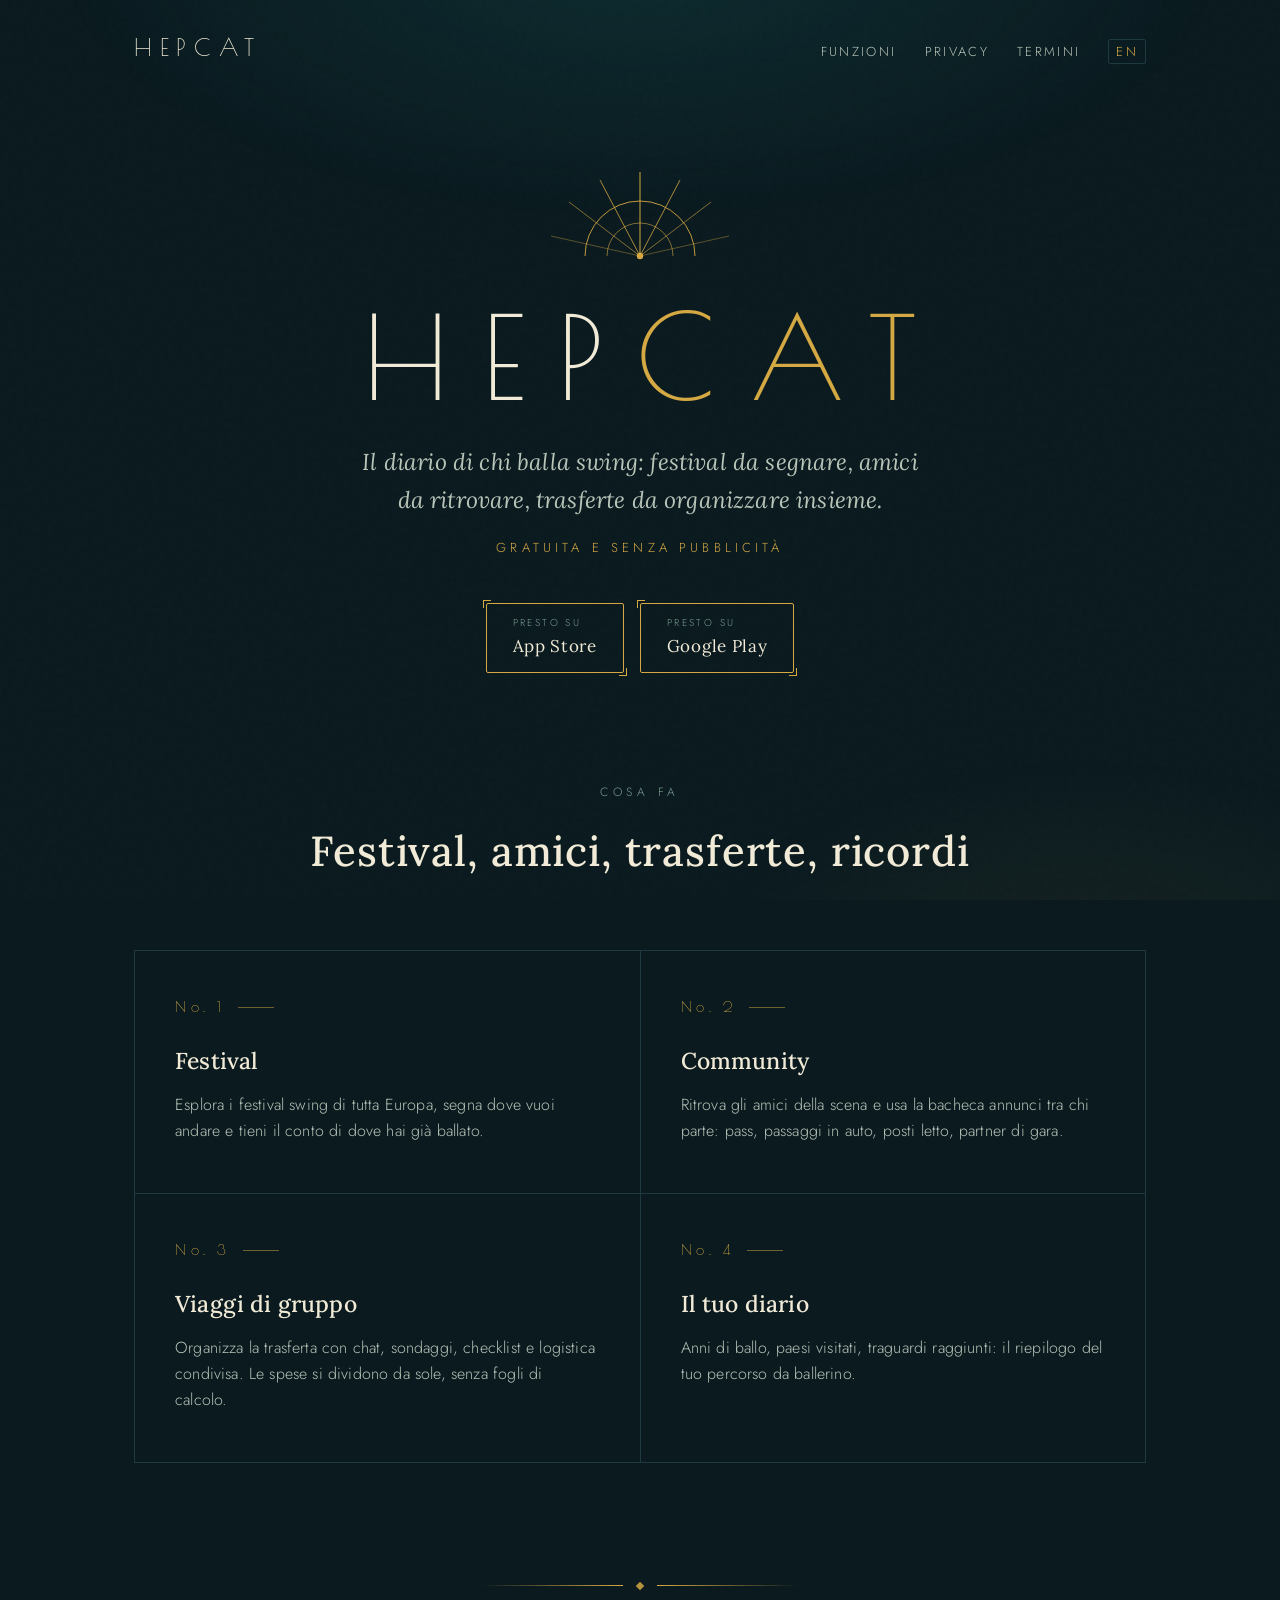
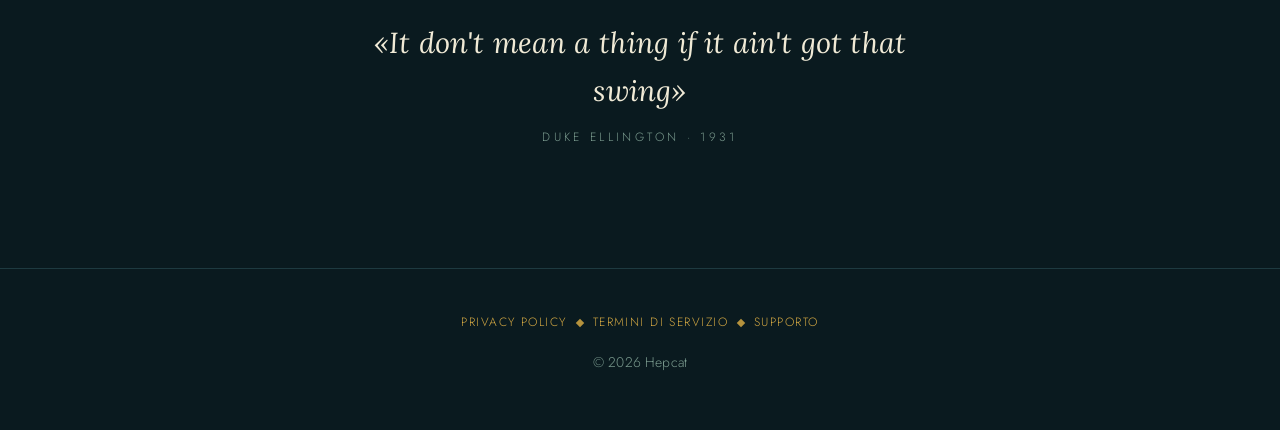
<file: index.html>
<!doctype html>
<html lang="it">
<head>
	<meta charset="utf-8" />
	<meta name="viewport" content="width=device-width, initial-scale=1" />
	<title>Hepcat — il diario del ballerino swing</title>
	<meta name="description" content="Hepcat è l'app gratuita per la community swing: festival, amici, bacheca annunci e viaggi di gruppo con chat e spese condivise." />
	<!-- SEO / condivisione social -->
	<link rel="canonical" href="https://hepcatapp.com/" />
	<link rel="alternate" hreflang="it" href="https://hepcatapp.com/" />
	<link rel="alternate" hreflang="en" href="https://hepcatapp.com/index-en.html" />
	<link rel="alternate" hreflang="x-default" href="https://hepcatapp.com/" />
	<meta property="og:type" content="website" />
	<meta property="og:site_name" content="Hepcat" />
	<meta property="og:locale" content="it_IT" />
	<meta property="og:locale:alternate" content="en_US" />
	<meta property="og:title" content="Hepcat — il diario del ballerino swing" />
	<meta property="og:description" content="L'app gratuita per la community swing: festival, amici, bacheca annunci e viaggi di gruppo con chat e spese condivise." />
	<meta property="og:url" content="https://hepcatapp.com/" />
	<meta property="og:image" content="https://hepcatapp.com/og-image.png" />
	<meta property="og:image:width" content="1200" />
	<meta property="og:image:height" content="630" />
	<meta property="og:image:alt" content="Hepcat — il diario del ballerino swing" />
	<meta name="twitter:card" content="summary_large_image" />
	<meta name="twitter:title" content="Hepcat — il diario del ballerino swing" />
	<meta name="twitter:description" content="L'app gratuita per la community swing: festival, amici, bacheca annunci e viaggi di gruppo." />
	<meta name="twitter:image" content="https://hepcatapp.com/og-image.png" />
	<link rel="preconnect" href="https://fonts.googleapis.com" />
	<link rel="preconnect" href="https://fonts.gstatic.com" crossorigin />
	<link href="https://fonts.googleapis.com/css2?family=Poiret+One&family=Lora:ital,wght@0,400;0,500;1,400&family=Jost:wght@300;400&display=swap" rel="stylesheet" />
	<link rel="stylesheet" href="assets/style.css" />
	<link rel="icon" type="image/svg+xml" href="favicon.svg" />
	<link rel="icon" type="image/png" sizes="32x32" href="favicon.png" />
	<link rel="apple-touch-icon" href="apple-touch-icon.png" />
	<script type="application/ld+json">
	{
		"@context": "https://schema.org",
		"@graph": [
			{
				"@type": "WebSite",
				"@id": "https://hepcatapp.com/#website",
				"url": "https://hepcatapp.com/",
				"name": "Hepcat",
				"inLanguage": "it",
				"description": "L'app gratuita per la community swing: festival, amici, bacheca annunci e viaggi di gruppo."
			},
			{
				"@type": "SoftwareApplication",
				"name": "Hepcat",
				"applicationCategory": "LifestyleApplication",
				"operatingSystem": "iOS, Android",
				"inLanguage": ["it", "en"],
				"description": "Il diario del ballerino swing: festival, amici, bacheca annunci e viaggi di gruppo con chat e spese condivise.",
				"image": "https://hepcatapp.com/og-image.png",
				"offers": { "@type": "Offer", "price": "0", "priceCurrency": "EUR" }
			}
		]
	}
	</script>
</head>
<body>
	<header class="wrap">
		<nav class="nav">
			<a class="nav-brand" href="./">Hepcat</a>
			<div class="nav-links">
				<a href="#funzioni">Funzioni</a>
				<a href="privacy.html">Privacy</a>
				<a href="terms.html">Termini</a>
				<a href="index-en.html" class="nav-lang">EN</a>
			</div>
		</nav>
	</header>

	<main>
		<!-- ── Hero ── -->
		<section class="hero wrap">
			<!-- Ventaglio deco: raggi + semicerchi concentrici -->
			<svg class="sunburst" viewBox="0 0 190 96" fill="none" aria-hidden="true">
				<g stroke="#d4a843" stroke-width="1">
					<path d="M95 92 L95 8" />
					<path d="M95 92 L55 16" opacity="0.8" />
					<path d="M95 92 L135 16" opacity="0.8" />
					<path d="M95 92 L24 38" opacity="0.6" />
					<path d="M95 92 L166 38" opacity="0.6" />
					<path d="M95 92 L6 72" opacity="0.4" />
					<path d="M95 92 L184 72" opacity="0.4" />
					<path d="M40 92 A55 55 0 0 1 150 92" opacity="0.9" />
					<path d="M62 92 A33 33 0 0 1 128 92" opacity="0.6" />
				</g>
				<circle cx="95" cy="92" r="3.2" fill="#d4a843" />
			</svg>

			<h1>Hep<span class="gold">cat</span></h1>
			<p class="tagline">Il diario di chi balla swing: festival da segnare, amici da ritrovare, trasferte da organizzare insieme.</p>
			<p class="free-line">Gratuita e senza pubblicità</p>

			<div class="store-badges">
				<!-- TODO: sostituire con i badge ufficiali + link store dopo la pubblicazione -->
				<a class="store-badge" href="#" aria-disabled="true">
					<small>Presto su</small>
					<span>App Store</span>
				</a>
				<a class="store-badge" href="#" aria-disabled="true">
					<small>Presto su</small>
					<span>Google Play</span>
				</a>
			</div>
		</section>

		<!-- ── Funzioni ── -->
		<section id="funzioni" class="wrap">
			<div class="section-head">
				<p class="kicker">Cosa fa</p>
				<h2>Festival, amici, trasferte, ricordi</h2>
			</div>

			<div class="features">
				<article class="feature">
					<p class="num">No. 1</p>
					<h3>Festival</h3>
					<p>Esplora i festival swing di tutta Europa, segna dove vuoi andare e tieni il conto di dove hai già ballato.</p>
				</article>
				<article class="feature">
					<p class="num">No. 2</p>
					<h3>Community</h3>
					<p>Ritrova gli amici della scena e usa la bacheca annunci tra chi parte: pass, passaggi in auto, posti letto, partner di gara.</p>
				</article>
				<article class="feature">
					<p class="num">No. 3</p>
					<h3>Viaggi di gruppo</h3>
					<p>Organizza la trasferta con chat, sondaggi, checklist e logistica condivisa. Le spese si dividono da sole, senza fogli di calcolo.</p>
				</article>
				<article class="feature">
					<p class="num">No. 4</p>
					<h3>Il tuo diario</h3>
					<p>Anni di ballo, paesi visitati, traguardi raggiunti: il riepilogo del tuo percorso da ballerino.</p>
				</article>
			</div>
		</section>

		<!-- ── Chiusura ── -->
		<section class="strip wrap">
			<div class="deco-rule"><span class="diamond"></span></div>
			<blockquote class="quote">«It don't mean a thing if it ain't got that swing»</blockquote>
			<p class="cite">Duke Ellington · 1931</p>
		</section>
	</main>

	<footer>
		<div class="wrap">
			<div class="footer-links">
				<a href="privacy.html">Privacy Policy</a>
				<span class="diamond"></span>
				<a href="terms.html">Termini di servizio</a>
				<span class="diamond"></span>
				<a href="mailto:info@hepcatapp.com">Supporto</a>
			</div>
			<p>© 2026 Hepcat</p>
		</div>
	</footer>
</body>
</html>
</file>
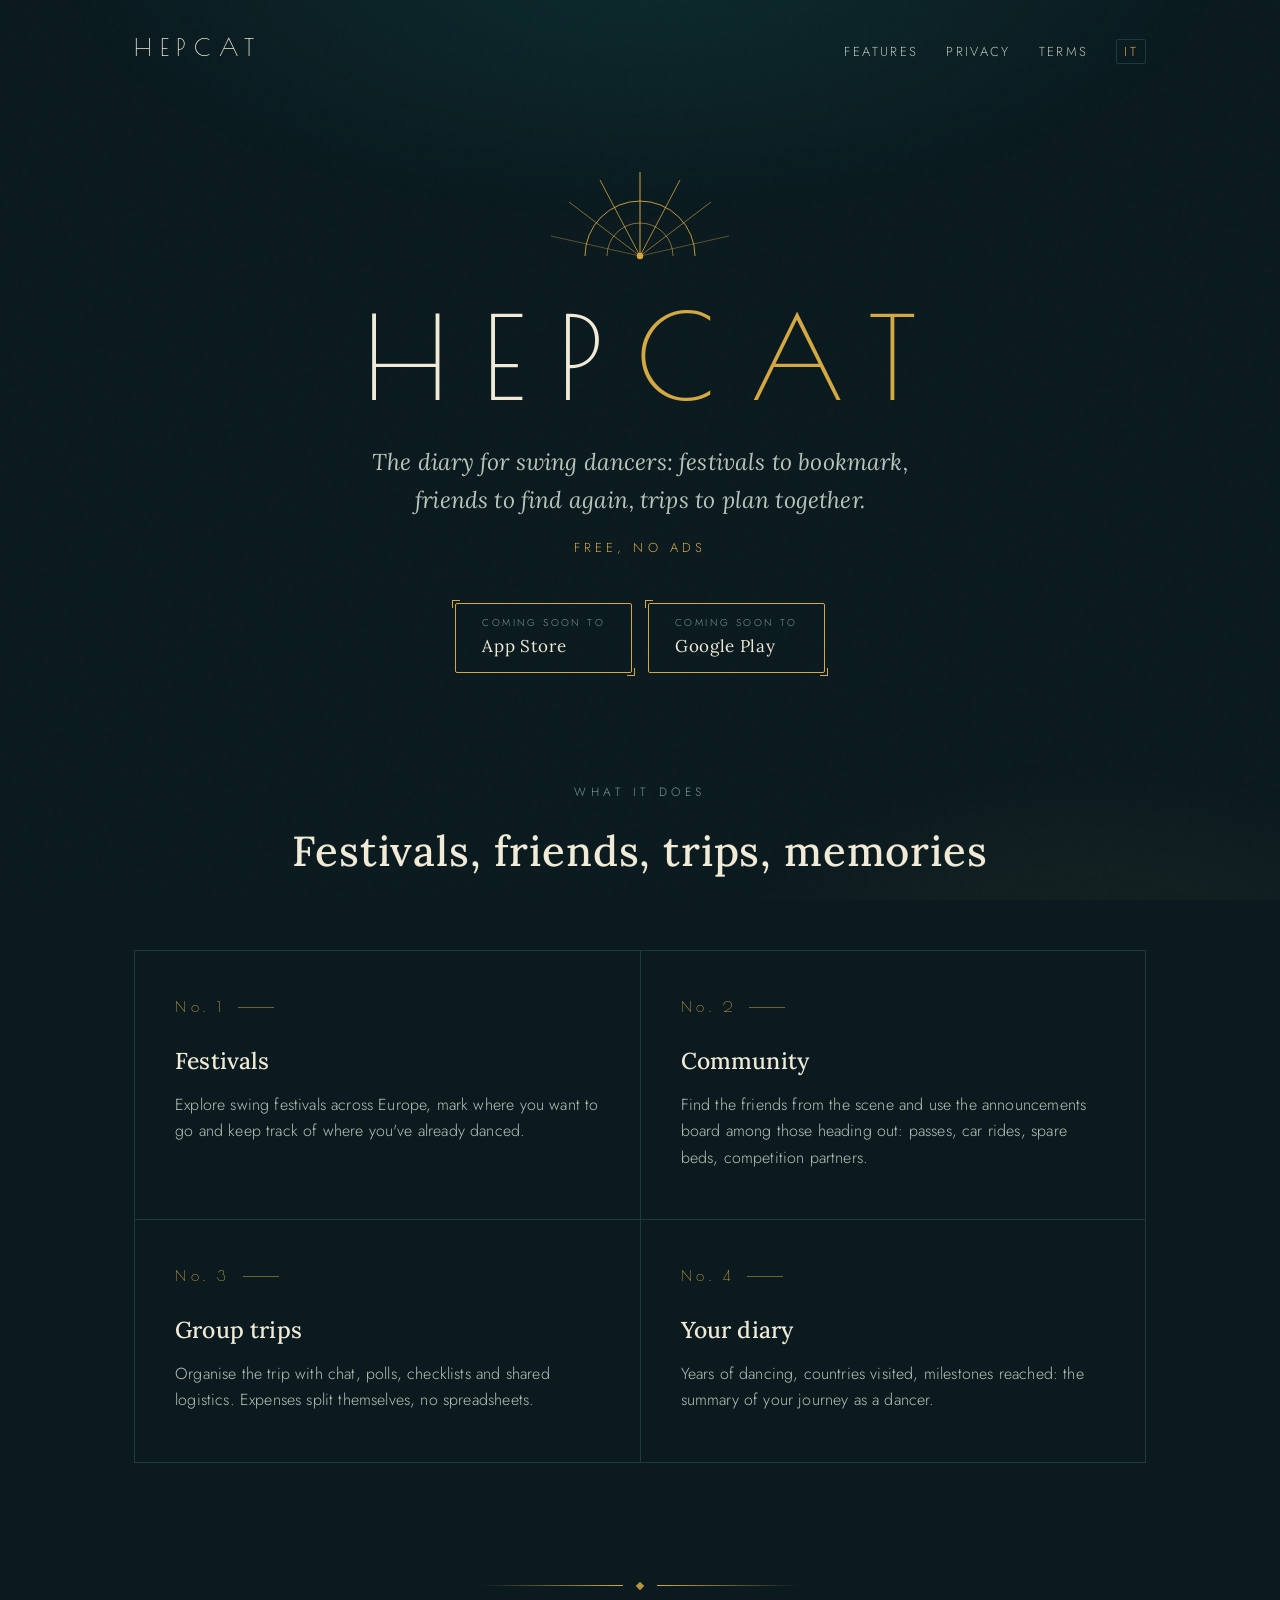
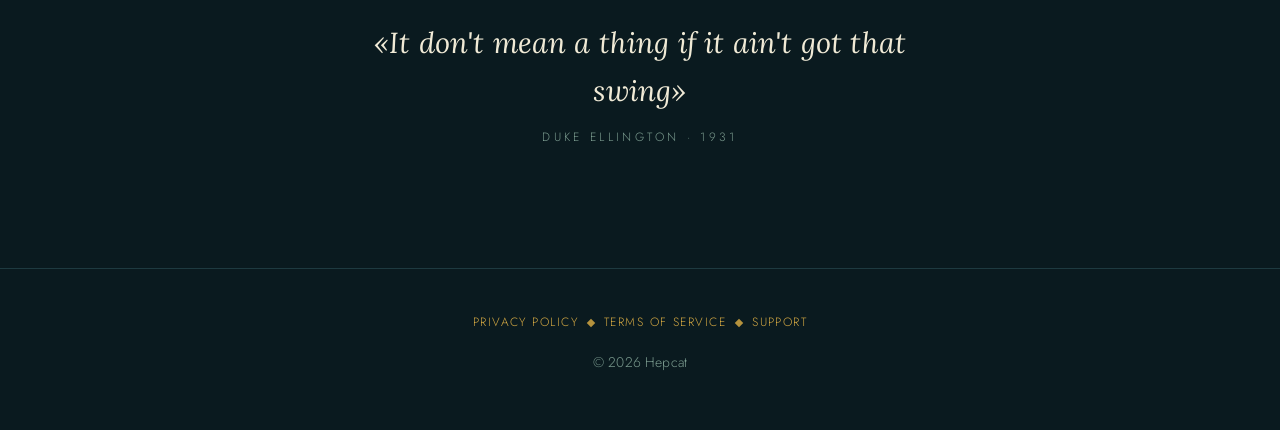
<file: index-en.html>
<!doctype html>
<html lang="en">
<head>
	<meta charset="utf-8" />
	<meta name="viewport" content="width=device-width, initial-scale=1" />
	<title>Hepcat — the swing dancer's diary</title>
	<meta name="description" content="Hepcat is the free app for the swing community: festivals, friends, an announcements board and group trips with shared chat and expenses." />
	<!-- SEO / social sharing -->
	<link rel="canonical" href="https://hepcatapp.com/index-en.html" />
	<link rel="alternate" hreflang="it" href="https://hepcatapp.com/" />
	<link rel="alternate" hreflang="en" href="https://hepcatapp.com/index-en.html" />
	<link rel="alternate" hreflang="x-default" href="https://hepcatapp.com/" />
	<meta property="og:type" content="website" />
	<meta property="og:site_name" content="Hepcat" />
	<meta property="og:locale" content="en_US" />
	<meta property="og:locale:alternate" content="it_IT" />
	<meta property="og:title" content="Hepcat — the swing dancer's diary" />
	<meta property="og:description" content="The free app for the swing community: festivals, friends, an announcements board and group trips with shared chat and expenses." />
	<meta property="og:url" content="https://hepcatapp.com/index-en.html" />
	<meta property="og:image" content="https://hepcatapp.com/og-image.png" />
	<meta property="og:image:width" content="1200" />
	<meta property="og:image:height" content="630" />
	<meta property="og:image:alt" content="Hepcat — the swing dancer's diary" />
	<meta name="twitter:card" content="summary_large_image" />
	<meta name="twitter:title" content="Hepcat — the swing dancer's diary" />
	<meta name="twitter:description" content="The free app for the swing community: festivals, friends, announcements and group trips." />
	<meta name="twitter:image" content="https://hepcatapp.com/og-image.png" />
	<link rel="preconnect" href="https://fonts.googleapis.com" />
	<link rel="preconnect" href="https://fonts.gstatic.com" crossorigin />
	<link href="https://fonts.googleapis.com/css2?family=Poiret+One&family=Lora:ital,wght@0,400;0,500;1,400&family=Jost:wght@300;400&display=swap" rel="stylesheet" />
	<link rel="stylesheet" href="assets/style.css" />
	<link rel="icon" type="image/svg+xml" href="favicon.svg" />
	<link rel="icon" type="image/png" sizes="32x32" href="favicon.png" />
	<link rel="apple-touch-icon" href="apple-touch-icon.png" />
	<script type="application/ld+json">
	{
		"@context": "https://schema.org",
		"@graph": [
			{
				"@type": "WebSite",
				"@id": "https://hepcatapp.com/#website",
				"url": "https://hepcatapp.com/",
				"name": "Hepcat",
				"inLanguage": "en",
				"description": "The free app for the swing community: festivals, friends, an announcements board and group trips."
			},
			{
				"@type": "SoftwareApplication",
				"name": "Hepcat",
				"applicationCategory": "LifestyleApplication",
				"operatingSystem": "iOS, Android",
				"inLanguage": ["it", "en"],
				"description": "The swing dancer's diary: festivals, friends, an announcements board and group trips with shared chat and expenses.",
				"image": "https://hepcatapp.com/og-image.png",
				"offers": { "@type": "Offer", "price": "0", "priceCurrency": "EUR" }
			}
		]
	}
	</script>
</head>
<body>
	<header class="wrap">
		<nav class="nav">
			<a class="nav-brand" href="index-en.html">Hepcat</a>
			<div class="nav-links">
				<a href="#features">Features</a>
				<a href="privacy-en.html">Privacy</a>
				<a href="terms-en.html">Terms</a>
				<a href="index.html" class="nav-lang">IT</a>
			</div>
		</nav>
	</header>

	<main>
		<!-- ── Hero ── -->
		<section class="hero wrap">
			<!-- Art Deco fan: rays + concentric arcs -->
			<svg class="sunburst" viewBox="0 0 190 96" fill="none" aria-hidden="true">
				<g stroke="#d4a843" stroke-width="1">
					<path d="M95 92 L95 8" />
					<path d="M95 92 L55 16" opacity="0.8" />
					<path d="M95 92 L135 16" opacity="0.8" />
					<path d="M95 92 L24 38" opacity="0.6" />
					<path d="M95 92 L166 38" opacity="0.6" />
					<path d="M95 92 L6 72" opacity="0.4" />
					<path d="M95 92 L184 72" opacity="0.4" />
					<path d="M40 92 A55 55 0 0 1 150 92" opacity="0.9" />
					<path d="M62 92 A33 33 0 0 1 128 92" opacity="0.6" />
				</g>
				<circle cx="95" cy="92" r="3.2" fill="#d4a843" />
			</svg>

			<h1>Hep<span class="gold">cat</span></h1>
			<p class="tagline">The diary for swing dancers: festivals to bookmark, friends to find again, trips to plan together.</p>
			<p class="free-line">Free, no ads</p>

			<div class="store-badges">
				<!-- TODO: replace with official badges + store links after launch -->
				<a class="store-badge" href="#" aria-disabled="true">
					<small>Coming soon to</small>
					<span>App Store</span>
				</a>
				<a class="store-badge" href="#" aria-disabled="true">
					<small>Coming soon to</small>
					<span>Google Play</span>
				</a>
			</div>
		</section>

		<!-- ── Features ── -->
		<section id="features" class="wrap">
			<div class="section-head">
				<p class="kicker">What it does</p>
				<h2>Festivals, friends, trips, memories</h2>
			</div>

			<div class="features">
				<article class="feature">
					<p class="num">No. 1</p>
					<h3>Festivals</h3>
					<p>Explore swing festivals across Europe, mark where you want to go and keep track of where you've already danced.</p>
				</article>
				<article class="feature">
					<p class="num">No. 2</p>
					<h3>Community</h3>
					<p>Find the friends from the scene and use the announcements board among those heading out: passes, car rides, spare beds, competition partners.</p>
				</article>
				<article class="feature">
					<p class="num">No. 3</p>
					<h3>Group trips</h3>
					<p>Organise the trip with chat, polls, checklists and shared logistics. Expenses split themselves, no spreadsheets.</p>
				</article>
				<article class="feature">
					<p class="num">No. 4</p>
					<h3>Your diary</h3>
					<p>Years of dancing, countries visited, milestones reached: the summary of your journey as a dancer.</p>
				</article>
			</div>
		</section>

		<!-- ── Closing ── -->
		<section class="strip wrap">
			<div class="deco-rule"><span class="diamond"></span></div>
			<blockquote class="quote">«It don't mean a thing if it ain't got that swing»</blockquote>
			<p class="cite">Duke Ellington · 1931</p>
		</section>
	</main>

	<footer>
		<div class="wrap">
			<div class="footer-links">
				<a href="privacy-en.html">Privacy Policy</a>
				<span class="diamond"></span>
				<a href="terms-en.html">Terms of Service</a>
				<span class="diamond"></span>
				<a href="mailto:info@hepcatapp.com">Support</a>
			</div>
			<p>© 2026 Hepcat</p>
		</div>
	</footer>
</body>
</html>
</file>
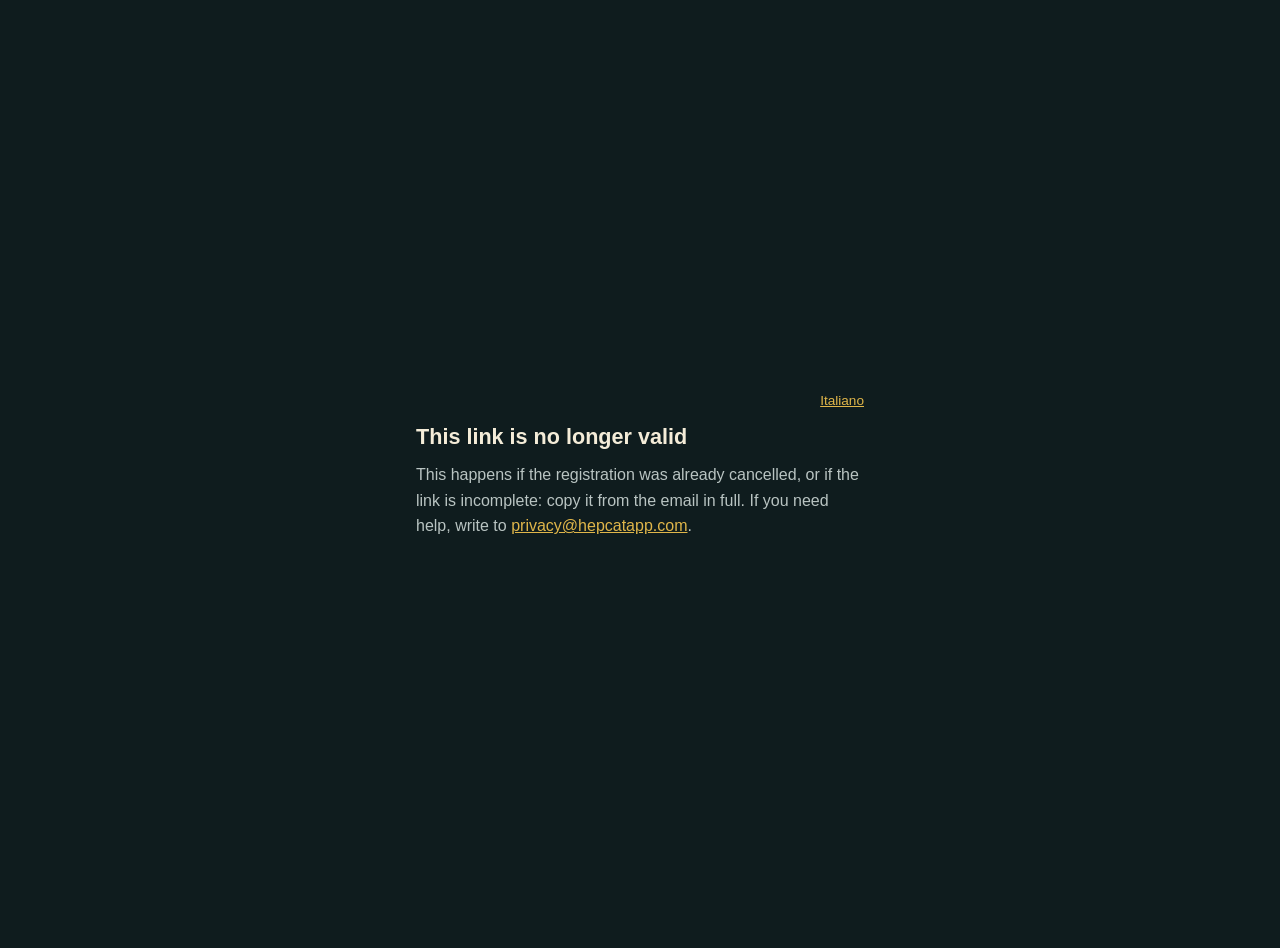
<file: ospite-en.html>
<!DOCTYPE html>
<html lang="en">
	<head>
		<meta charset="utf-8" />
		<meta name="viewport" content="width=device-width, initial-scale=1" />
		<meta name="robots" content="noindex" />
		<title>Hepcat — your registration</title>
		<style>
			:root {
				color-scheme: dark;
			}
			body {
				margin: 0;
				min-height: 100vh;
				display: grid;
				place-items: center;
				background: #0f1c1e;
				color: #f4ecd8;
				font-family: -apple-system, BlinkMacSystemFont, "Segoe UI", Roboto, sans-serif;
				padding: 24px;
			}
			.card {
				max-width: 28rem;
				width: 100%;
			}
			h1 {
				font-size: 1.35rem;
				margin: 0 0 0.75rem;
			}
			h2 {
				font-size: 0.95rem;
				margin: 2rem 0 0.5rem;
				color: #e0b64a;
			}
			p {
				color: #b9c4c2;
				line-height: 1.6;
				margin: 0 0 1rem;
			}
			dl {
				margin: 1.25rem 0;
				padding: 0;
			}
			dt {
				color: #7f8f8d;
				font-size: 0.7rem;
				text-transform: uppercase;
				letter-spacing: 0.1em;
				margin-top: 0.85rem;
			}
			dd {
				margin: 0.15rem 0 0;
				color: #f4ecd8;
				font-size: 1rem;
			}
			button {
				font: inherit;
				cursor: pointer;
				border-radius: 10px;
				padding: 0.8rem 1.2rem;
				width: 100%;
				border: 1px solid #3a4a48;
				background: transparent;
				color: #f4ecd8;
			}
			button.danger {
				border-color: #c45b4a;
				color: #e79b8d;
			}
			button[disabled] {
				opacity: 0.5;
				cursor: default;
			}
			a {
				color: #e0b64a;
			}
			.muted {
				color: #7f8f8d;
				font-size: 0.85rem;
			}
			.hidden {
				display: none;
			}
			.lang {
				text-align: right;
				font-size: 0.85rem;
				margin-bottom: 1rem;
			}
		</style>
	</head>
	<body>
		<main class="card">
			<div class="lang"><a href="/ospite.html">Italiano</a></div>

			<div id="loading"><p>One moment…</p></div>

			<div id="notfound" class="hidden">
				<h1>This link is no longer valid</h1>
				<p>
					This happens if the registration was already cancelled, or if the link is incomplete:
					copy it from the email in full. If you need help, write to
					<a href="mailto:privacy@hepcatapp.com">privacy@hepcatapp.com</a>.
				</p>
			</div>

			<div id="content" class="hidden">
				<h1 id="title"></h1>
				<p id="intro"></p>

				<dl>
					<dt>Festival</dt>
					<dd id="festival"></dd>
					<dt>When</dt>
					<dd id="dates"></dd>
					<dt>Role</dt>
					<dd id="role"></dd>
					<dt>Status</dt>
					<dd id="status"></dd>
				</dl>

				<h2>Getting in</h2>
				<p id="entry"></p>

				<h2>Why we have your details</h2>
				<p id="why"></p>
				<p class="muted">
					The data controller is Hepcat. Everything is in the <a href="/privacy-en.html"
						>privacy notice</a
					>: what we process, for how long, and how to exercise your rights. For any request:
					<a href="mailto:privacy@hepcatapp.com">privacy@hepcatapp.com</a>.
				</p>

				<h2>I don't want to take part</h2>
				<p>
					You can cancel your registration right now, without creating any account. The spot goes
					back to the festival, and whoever invited you stays registered on their own.
				</p>
				<button id="cancel" class="danger" type="button">Cancel my registration</button>
				<p id="cancelError" class="muted hidden">
					That didn't work. Try again shortly, or write to
					<a href="mailto:privacy@hepcatapp.com">privacy@hepcatapp.com</a>.
				</p>
			</div>

			<div id="cancelled" class="hidden">
				<h1>Registration cancelled</h1>
				<p>
					You are no longer registered. Whoever invited you stays registered on their own, and this
					link is no longer valid.
				</p>
				<p class="muted">
					If you also want us to delete the data still attached to this registration, write to
					<a href="mailto:privacy@hepcatapp.com">privacy@hepcatapp.com</a>.
				</p>
			</div>
		</main>

		<script>
			// ⚠️ Il token sta nel FRAMMENTO (#t=…), non nella query: così non finisce
			// nei log del server che serve questa pagina né nell'header Referer verso
			// terzi. Il browser non lo manda a nessuno; lo mandiamo noi, e solo alla
			// nostra funzione.
			const FN_URL = 'https://tkjftsqpexawgphbydyq.supabase.co/functions/v1/guest-access';
			const token = new URLSearchParams(location.hash.slice(1)).get('t');

			const $ = (id) => document.getElementById(id);
			const show = (id) => $(id).classList.remove('hidden');
			const hide = (id) => $(id).classList.add('hidden');

			const ROLE = { leader: 'Leader', follower: 'Follower' };

			function formatDates(start, end) {
				const opts = { day: 'numeric', month: 'long', year: 'numeric' };
				const s = new Date(`${start}T12:00:00`).toLocaleDateString('en-GB', opts);
				if (!end || end === start) return s;
				const e = new Date(`${end}T12:00:00`).toLocaleDateString('it-IT', opts);
				return `${s} – ${e}`;
			}

			async function call(action) {
				const res = await fetch(FN_URL, {
					method: 'POST',
					headers: { 'content-type': 'application/json' },
					body: JSON.stringify({ token, action }),
				});
				return { ok: res.ok, data: await res.json().catch(() => ({})) };
			}

			async function load() {
				if (!token) {
					hide('loading');
					show('notfound');
					return;
				}
				const { ok, data } = await call('info');
				hide('loading');
				if (!ok || !data.ok) {
					show('notfound');
					return;
				}
				if (data.guest.cancelled) {
					show('cancelled');
					return;
				}

				const inviter = data.invitedByName || 'the person you dance with';
				$('title').textContent = `Hi ${data.guest.name}`;
				$('intro').textContent =
					`${inviter} registered you together with them: you are registered as a couple, and a couple gets in together or waits together.`;
				$('festival').textContent = data.festival.city
					? `${data.festival.name} · ${data.festival.city}`
					: data.festival.name;
				$('dates').textContent = formatDates(data.festival.startDate, data.festival.endDate);
				$('role').textContent = ROLE[data.guest.role] || data.guest.role;
				$('status').textContent =
					data.guest.seatStatus === 'waitlisted'
						? 'You are both on the waiting list'
						: data.guest.paymentStatus === 'paid'
							? 'Spot confirmed, pass paid'
							: 'Spot confirmed, pass still to be paid';
				$('entry').textContent =
					`At the door ${inviter} shows the pass from their phone: the code keeps changing, which is why we don't email it to you or put it on this page.`;
				$('why').textContent =
					`You didn't give them to us: ${inviter} did, by registering you for this festival. We keep your name, email and dancing role. They're there to hold the registration and let you in, and the festival organiser sees them, as for every attendee. We won't send you anything else.`;
				show('content');
			}

			$('cancel').addEventListener('click', async () => {
				$('cancel').disabled = true;
				hide('cancelError');
				const { ok, data } = await call('cancel');
				if (ok && data.ok) {
					hide('content');
					show('cancelled');
					return;
				}
				$('cancel').disabled = false;
				show('cancelError');
			});

			load();
		</script>
	</body>
</html>
</file>
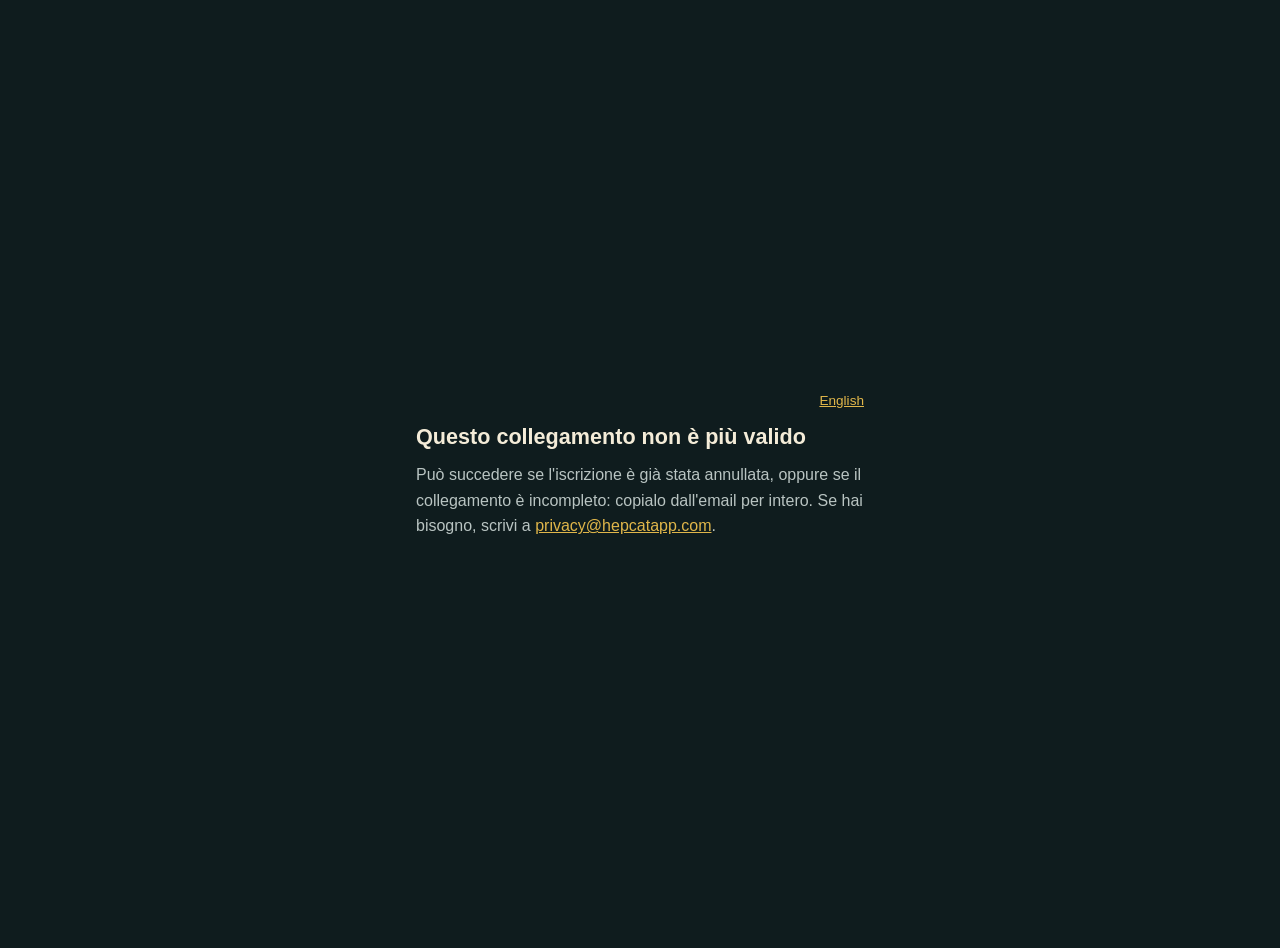
<file: ospite.html>
<!DOCTYPE html>
<html lang="it">
	<head>
		<meta charset="utf-8" />
		<meta name="viewport" content="width=device-width, initial-scale=1" />
		<meta name="robots" content="noindex" />
		<title>Hepcat — la tua iscrizione</title>
		<style>
			:root {
				color-scheme: dark;
			}
			body {
				margin: 0;
				min-height: 100vh;
				display: grid;
				place-items: center;
				background: #0f1c1e;
				color: #f4ecd8;
				font-family: -apple-system, BlinkMacSystemFont, "Segoe UI", Roboto, sans-serif;
				padding: 24px;
			}
			.card {
				max-width: 28rem;
				width: 100%;
			}
			h1 {
				font-size: 1.35rem;
				margin: 0 0 0.75rem;
			}
			h2 {
				font-size: 0.95rem;
				margin: 2rem 0 0.5rem;
				color: #e0b64a;
			}
			p {
				color: #b9c4c2;
				line-height: 1.6;
				margin: 0 0 1rem;
			}
			dl {
				margin: 1.25rem 0;
				padding: 0;
			}
			dt {
				color: #7f8f8d;
				font-size: 0.7rem;
				text-transform: uppercase;
				letter-spacing: 0.1em;
				margin-top: 0.85rem;
			}
			dd {
				margin: 0.15rem 0 0;
				color: #f4ecd8;
				font-size: 1rem;
			}
			button {
				font: inherit;
				cursor: pointer;
				border-radius: 10px;
				padding: 0.8rem 1.2rem;
				width: 100%;
				border: 1px solid #3a4a48;
				background: transparent;
				color: #f4ecd8;
			}
			button.danger {
				border-color: #c45b4a;
				color: #e79b8d;
			}
			button[disabled] {
				opacity: 0.5;
				cursor: default;
			}
			a {
				color: #e0b64a;
			}
			.muted {
				color: #7f8f8d;
				font-size: 0.85rem;
			}
			.hidden {
				display: none;
			}
			.lang {
				text-align: right;
				font-size: 0.85rem;
				margin-bottom: 1rem;
			}
		</style>
	</head>
	<body>
		<main class="card">
			<div class="lang"><a href="/ospite-en.html">English</a></div>

			<div id="loading"><p>Un momento…</p></div>

			<div id="notfound" class="hidden">
				<h1>Questo collegamento non è più valido</h1>
				<p>
					Può succedere se l'iscrizione è già stata annullata, oppure se il collegamento è
					incompleto: copialo dall'email per intero. Se hai bisogno, scrivi a
					<a href="mailto:privacy@hepcatapp.com">privacy@hepcatapp.com</a>.
				</p>
			</div>

			<div id="content" class="hidden">
				<h1 id="title"></h1>
				<p id="intro"></p>

				<dl>
					<dt>Festival</dt>
					<dd id="festival"></dd>
					<dt>Quando</dt>
					<dd id="dates"></dd>
					<dt>Ruolo</dt>
					<dd id="role"></dd>
					<dt>Stato</dt>
					<dd id="status"></dd>
				</dl>

				<h2>Come entri</h2>
				<p id="entry"></p>

				<h2>Perché abbiamo i tuoi dati</h2>
				<p id="why"></p>
				<p class="muted">
					Il titolare del trattamento è Hepcat. Trovi tutto nell'<a href="/privacy.html"
						>informativa privacy</a
					>: cosa trattiamo, per quanto, e come esercitare i tuoi diritti. Per qualsiasi
					richiesta: <a href="mailto:privacy@hepcatapp.com">privacy@hepcatapp.com</a>.
				</p>

				<h2>Non voglio partecipare</h2>
				<p>
					Puoi annullare la tua iscrizione adesso, senza creare nessun account. Il posto torna
					libero e chi ti ha invitato resta iscritto per conto suo.
				</p>
				<button id="cancel" class="danger" type="button">Annulla la mia iscrizione</button>
				<p id="cancelError" class="muted hidden">
					Non ha funzionato. Riprova fra poco, o scrivi a
					<a href="mailto:privacy@hepcatapp.com">privacy@hepcatapp.com</a>.
				</p>
			</div>

			<div id="cancelled" class="hidden">
				<h1>Iscrizione annullata</h1>
				<p>
					Non risulti più iscritto. Chi ti aveva invitato resta iscritto per conto suo, e questo
					collegamento non è più valido.
				</p>
				<p class="muted">
					Se vuoi che cancelliamo anche i dati che restano associati a questa iscrizione, scrivi a
					<a href="mailto:privacy@hepcatapp.com">privacy@hepcatapp.com</a>.
				</p>
			</div>
		</main>

		<script>
			// ⚠️ Il token sta nel FRAMMENTO (#t=…), non nella query: così non finisce
			// nei log del server che serve questa pagina né nell'header Referer verso
			// terzi. Il browser non lo manda a nessuno; lo mandiamo noi, e solo alla
			// nostra funzione.
			const FN_URL = 'https://tkjftsqpexawgphbydyq.supabase.co/functions/v1/guest-access';
			const token = new URLSearchParams(location.hash.slice(1)).get('t');

			const $ = (id) => document.getElementById(id);
			const show = (id) => $(id).classList.remove('hidden');
			const hide = (id) => $(id).classList.add('hidden');

			const ROLE = { leader: 'Leader', follower: 'Follower' };

			function formatDates(start, end) {
				const opts = { day: 'numeric', month: 'long', year: 'numeric' };
				const s = new Date(`${start}T12:00:00`).toLocaleDateString('it-IT', opts);
				if (!end || end === start) return s;
				const e = new Date(`${end}T12:00:00`).toLocaleDateString('it-IT', opts);
				return `${s} – ${e}`;
			}

			async function call(action) {
				const res = await fetch(FN_URL, {
					method: 'POST',
					headers: { 'content-type': 'application/json' },
					body: JSON.stringify({ token, action }),
				});
				return { ok: res.ok, data: await res.json().catch(() => ({})) };
			}

			async function load() {
				if (!token) {
					hide('loading');
					show('notfound');
					return;
				}
				const { ok, data } = await call('info');
				hide('loading');
				if (!ok || !data.ok) {
					show('notfound');
					return;
				}
				if (data.guest.cancelled) {
					show('cancelled');
					return;
				}

				const inviter = data.invitedByName || 'la persona con cui balli';
				$('title').textContent = `Ciao ${data.guest.name}`;
				$('intro').textContent =
					`${inviter} ti ha iscritto insieme a sé: siete iscritti come coppia, e in una coppia si entra insieme o si aspetta insieme.`;
				$('festival').textContent = data.festival.city
					? `${data.festival.name} · ${data.festival.city}`
					: data.festival.name;
				$('dates').textContent = formatDates(data.festival.startDate, data.festival.endDate);
				$('role').textContent = ROLE[data.guest.role] || data.guest.role;
				$('status').textContent =
					data.guest.seatStatus === 'waitlisted'
						? "Siete in lista d'attesa tutti e due"
						: data.guest.paymentStatus === 'paid'
							? 'Posto confermato, pass pagato'
							: 'Posto confermato, pass da pagare';
				$('entry').textContent =
					`All'ingresso il pass lo mostra ${inviter} dal suo telefono: il codice cambia di continuo, e per questo non te lo mandiamo per email né lo mettiamo in questa pagina.`;
				$('why').textContent =
					`Non ce li hai dati tu: ce li ha dati ${inviter} iscrivendoti a questo festival. Di te conserviamo nome, email e il ruolo con cui balli. Servono a tenere l'iscrizione e a farti entrare, e li vede l'organizzatore del festival, come per ogni iscritto. Non ti manderemo altro.`;
				show('content');
			}

			$('cancel').addEventListener('click', async () => {
				$('cancel').disabled = true;
				hide('cancelError');
				const { ok, data } = await call('cancel');
				if (ok && data.ok) {
					hide('content');
					show('cancelled');
					return;
				}
				$('cancel').disabled = false;
				show('cancelError');
			});

			load();
		</script>
	</body>
</html>
</file>
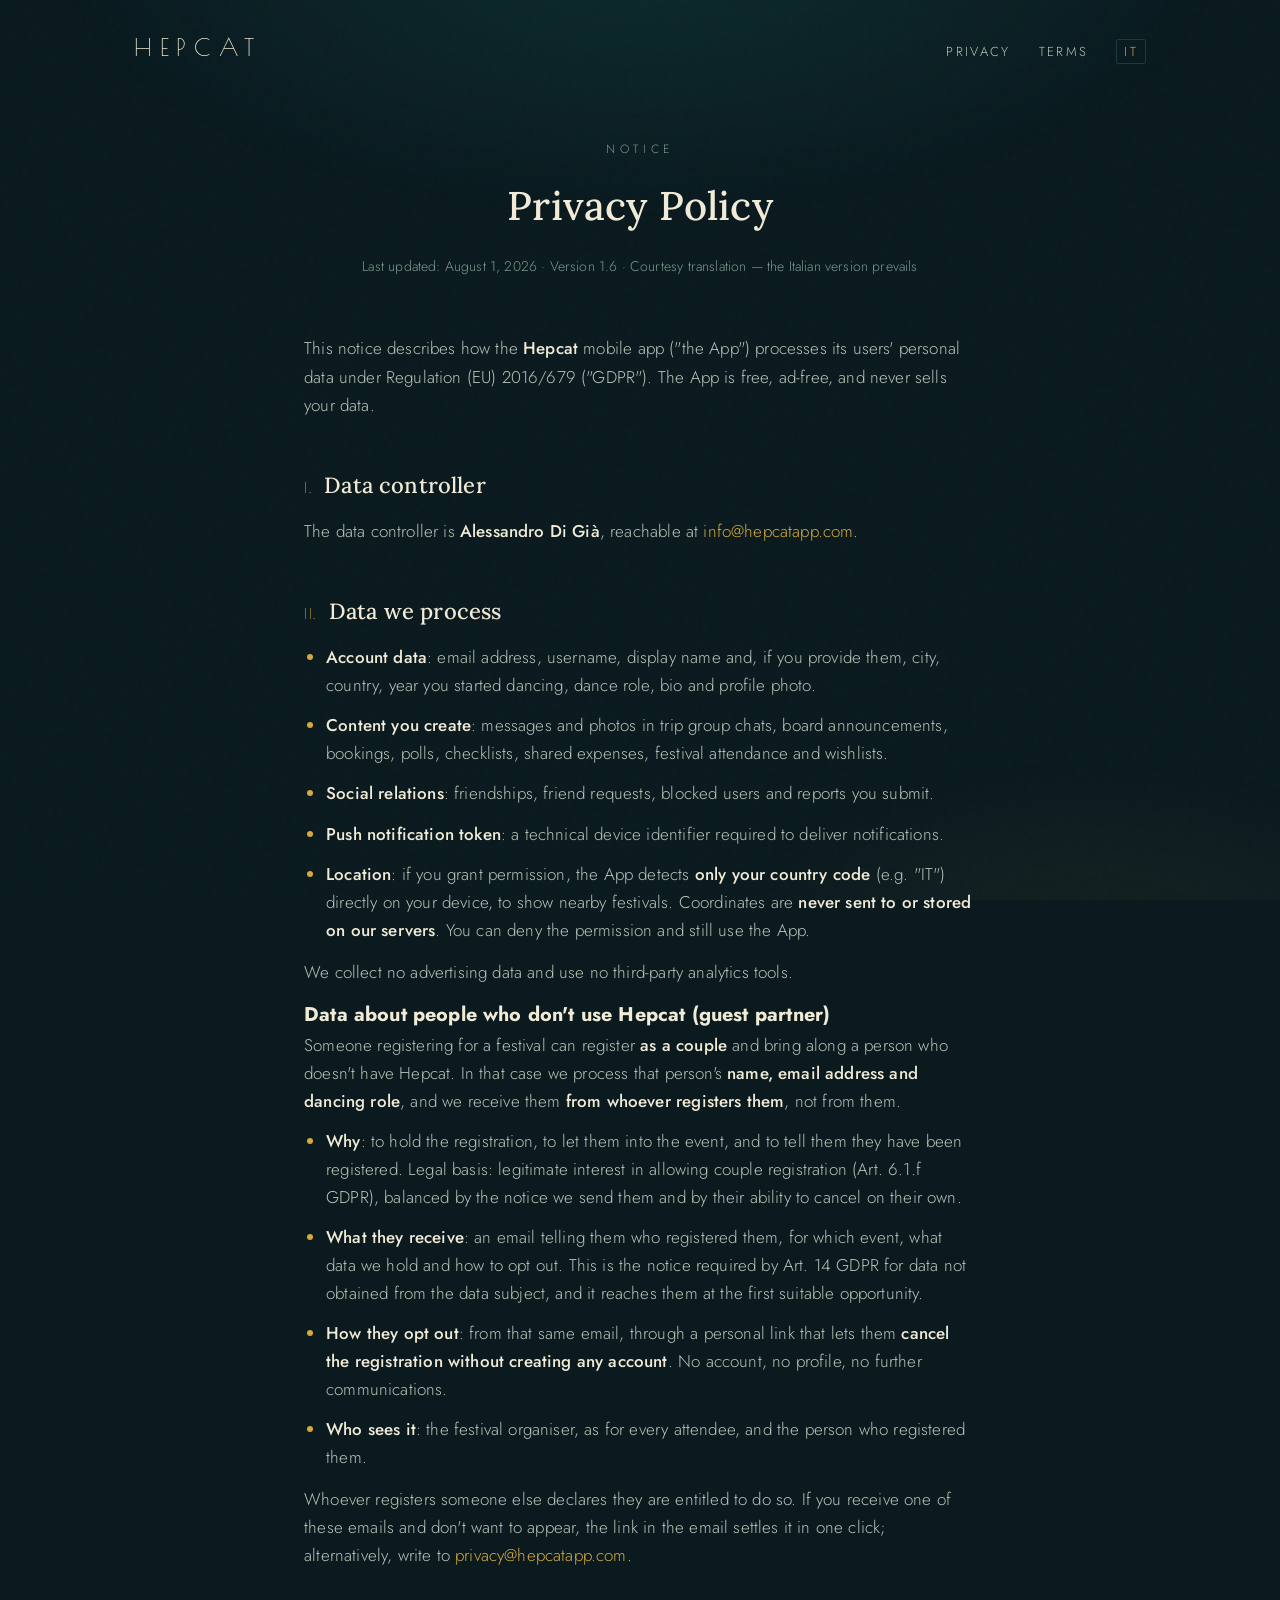
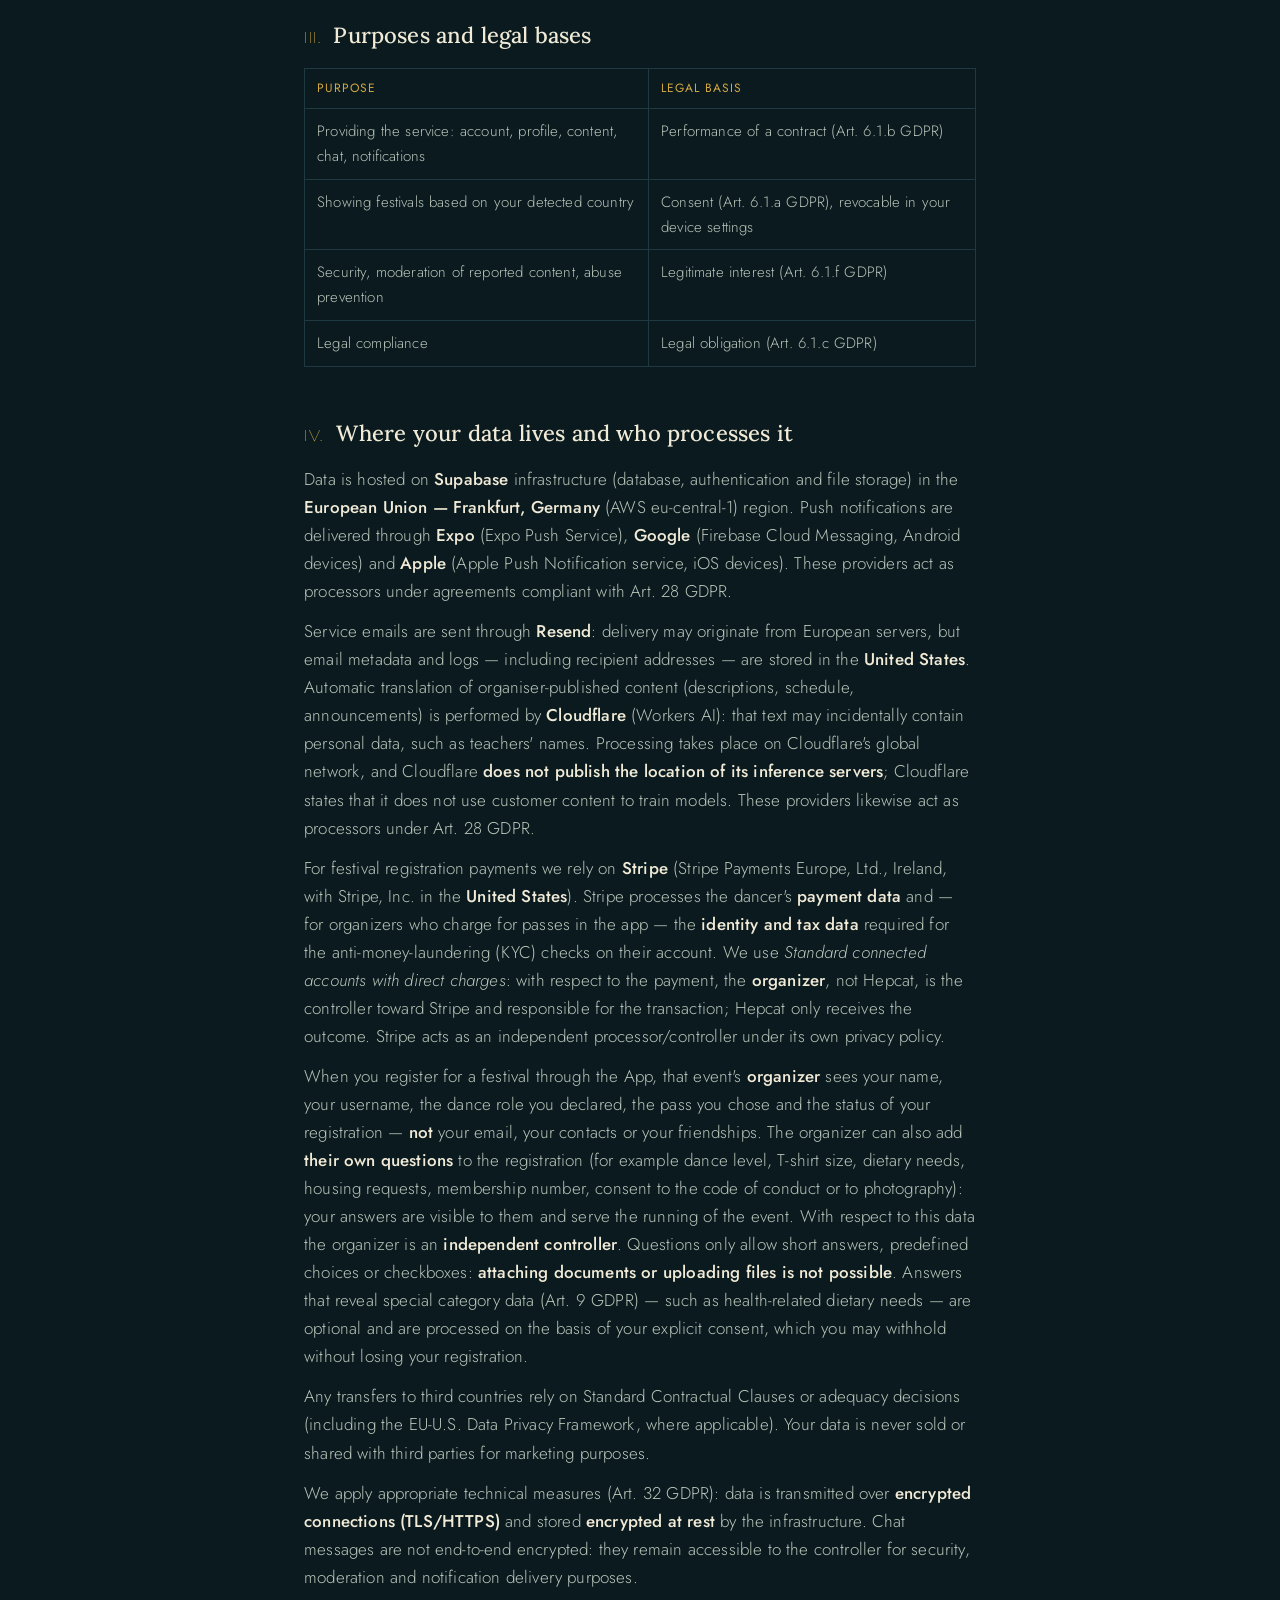
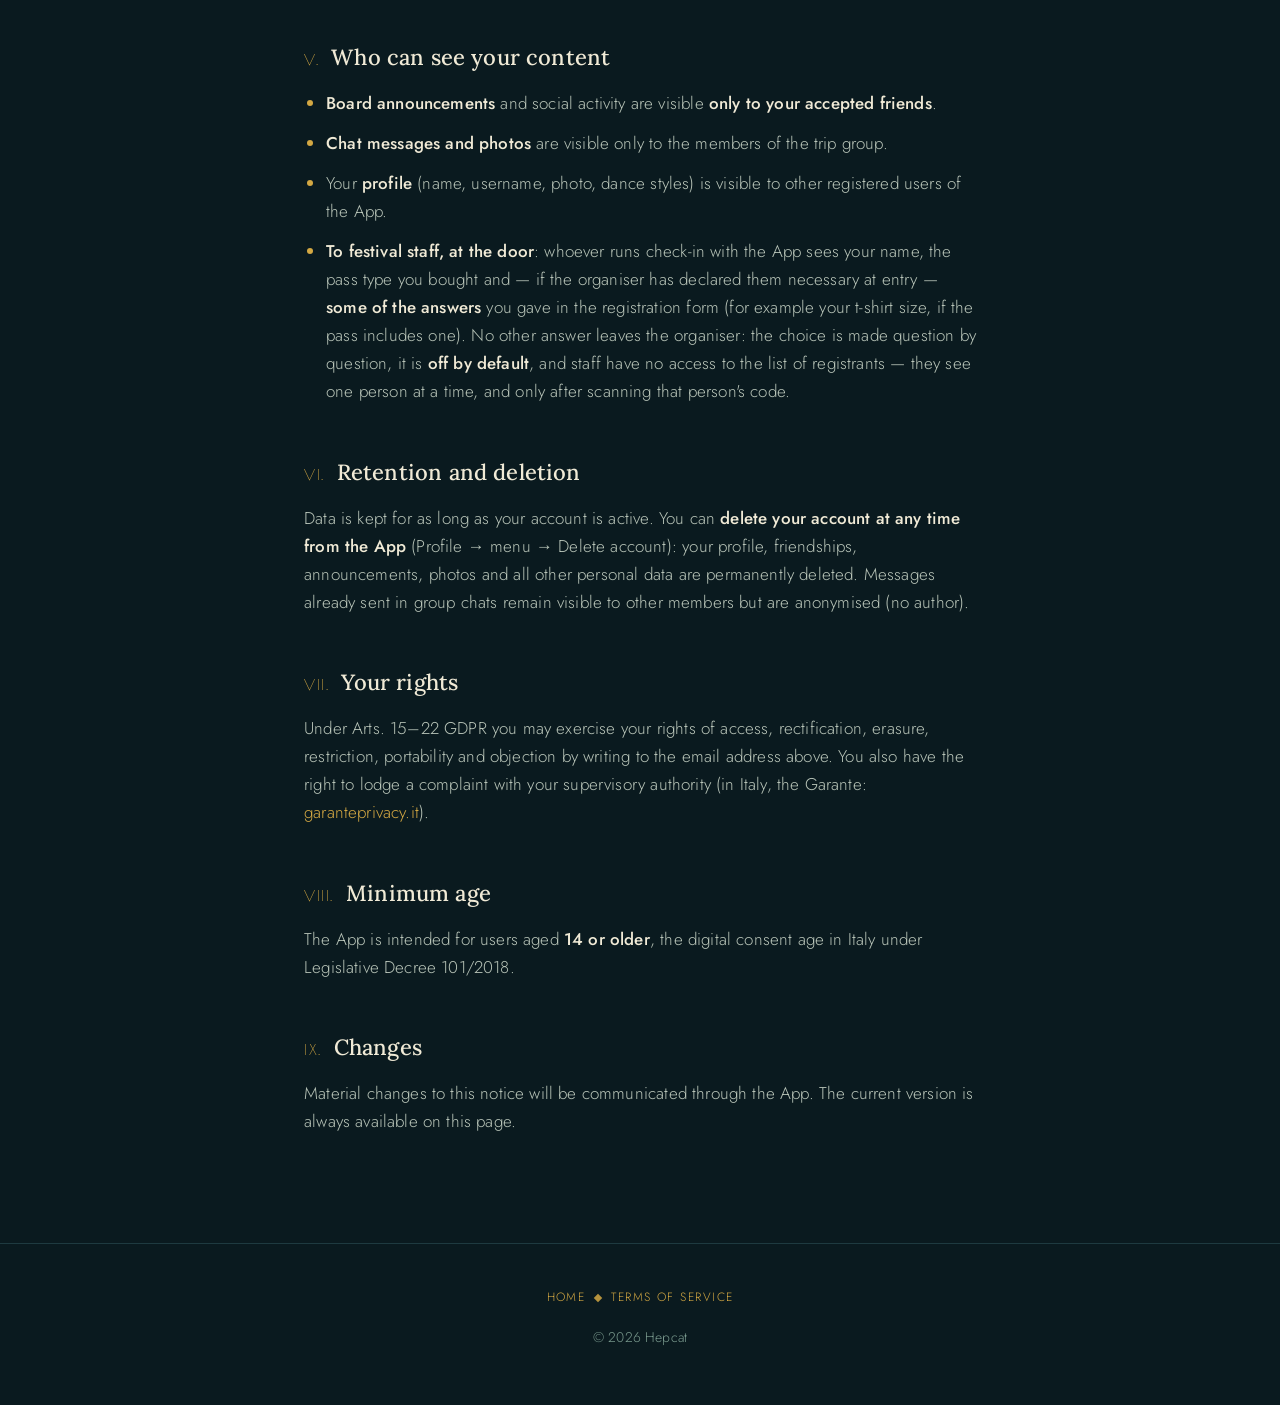
<file: privacy-en.html>
<!doctype html>
<html lang="en">
<head>
	<meta charset="utf-8" />
	<meta name="viewport" content="width=device-width, initial-scale=1" />
	<title>Privacy Policy — Hepcat</title>
	<meta name="robots" content="index,follow" />
	<meta name="description" content="Hepcat privacy policy: what data we process, why, and your rights." />
	<!-- SEO / social sharing -->
	<link rel="canonical" href="https://hepcatapp.com/privacy-en.html" />
	<link rel="alternate" hreflang="it" href="https://hepcatapp.com/privacy.html" />
	<link rel="alternate" hreflang="en" href="https://hepcatapp.com/privacy-en.html" />
	<link rel="alternate" hreflang="x-default" href="https://hepcatapp.com/privacy.html" />
	<meta property="og:type" content="website" />
	<meta property="og:site_name" content="Hepcat" />
	<meta property="og:locale" content="en_US" />
	<meta property="og:title" content="Privacy Policy — Hepcat" />
	<meta property="og:description" content="Hepcat privacy policy: what data we process, why, and your rights." />
	<meta property="og:url" content="https://hepcatapp.com/privacy-en.html" />
	<meta property="og:image" content="https://hepcatapp.com/og-image.png" />
	<meta property="og:image:width" content="1200" />
	<meta property="og:image:height" content="630" />
	<meta name="twitter:card" content="summary_large_image" />
	<meta name="twitter:image" content="https://hepcatapp.com/og-image.png" />
	<link rel="preconnect" href="https://fonts.googleapis.com" />
	<link rel="preconnect" href="https://fonts.gstatic.com" crossorigin />
	<link href="https://fonts.googleapis.com/css2?family=Poiret+One&family=Lora:ital,wght@0,400;0,500;1,400&family=Jost:wght@300;400&display=swap" rel="stylesheet" />
	<link rel="stylesheet" href="assets/style.css" />
	<link rel="icon" type="image/svg+xml" href="favicon.svg" />
	<link rel="icon" type="image/png" sizes="32x32" href="favicon.png" />
	<link rel="apple-touch-icon" href="apple-touch-icon.png" />
</head>
<body>
	<header class="wrap">
		<nav class="nav">
			<a class="nav-brand" href="index-en.html">Hepcat</a>
			<div class="nav-links">
				<a href="privacy-en.html">Privacy</a>
				<a href="terms-en.html">Terms</a>
				<a href="privacy.html" class="nav-lang">IT</a>
			</div>
		</nav>
	</header>

	<main class="doc">
		<div class="doc-head">
			<p class="kicker">Notice</p>
			<h1>Privacy Policy</h1>
			<p class="meta">Last updated: August 1, 2026 · Version 1.6 · Courtesy translation — the Italian version prevails</p>
		</div>

		<p>
			This notice describes how the <strong>Hepcat</strong> mobile app ("the App")
			processes its users' personal data under Regulation (EU) 2016/679 ("GDPR").
			The App is free, ad-free, and never sells your data.
		</p>

		<h2><span class="n">I.</span> Data controller</h2>
		<p>
			The data controller is <strong>Alessandro Di Già</strong>, reachable at
			<a href="mailto:info@hepcatapp.com">info@hepcatapp.com</a>.
		</p>

		<h2><span class="n">II.</span> Data we process</h2>
		<ul>
			<li><strong>Account data</strong>: email address, username, display name and, if you provide them, city, country, year you started dancing, dance role, bio and profile photo.</li>
			<li><strong>Content you create</strong>: messages and photos in trip group chats, board announcements, bookings, polls, checklists, shared expenses, festival attendance and wishlists.</li>
			<li><strong>Social relations</strong>: friendships, friend requests, blocked users and reports you submit.</li>
			<li><strong>Push notification token</strong>: a technical device identifier required to deliver notifications.</li>
			<li><strong>Location</strong>: if you grant permission, the App detects <strong>only your country code</strong> (e.g. "IT") directly on your device, to show nearby festivals. Coordinates are <strong>never sent to or stored on our servers</strong>. You can deny the permission and still use the App.</li>
		</ul>
		<p>We collect no advertising data and use no third-party analytics tools.</p>

		<h3>Data about people who don't use Hepcat (guest partner)</h3>
		<p>
			Someone registering for a festival can register <strong>as a couple</strong> and bring along
			a person who doesn't have Hepcat. In that case we process that person's
			<strong>name, email address and dancing role</strong>, and we receive them
			<strong>from whoever registers them</strong>, not from them.
		</p>
		<ul>
			<li><strong>Why</strong>: to hold the registration, to let them into the event, and to tell them they have been registered. Legal basis: legitimate interest in allowing couple registration (Art. 6.1.f GDPR), balanced by the notice we send them and by their ability to cancel on their own.</li>
			<li><strong>What they receive</strong>: an email telling them who registered them, for which event, what data we hold and how to opt out. This is the notice required by Art. 14 GDPR for data not obtained from the data subject, and it reaches them at the first suitable opportunity.</li>
			<li><strong>How they opt out</strong>: from that same email, through a personal link that lets them <strong>cancel the registration without creating any account</strong>. No account, no profile, no further communications.</li>
			<li><strong>Who sees it</strong>: the festival organiser, as for every attendee, and the person who registered them.</li>
		</ul>
		<p>
			Whoever registers someone else declares they are entitled to do so. If you receive one of
			these emails and don't want to appear, the link in the email settles it in one click;
			alternatively, write to <a href="mailto:privacy@hepcatapp.com">privacy@hepcatapp.com</a>.
		</p>

		<h2><span class="n">III.</span> Purposes and legal bases</h2>
		<table>
			<tr><th>Purpose</th><th>Legal basis</th></tr>
			<tr><td>Providing the service: account, profile, content, chat, notifications</td><td>Performance of a contract (Art. 6.1.b GDPR)</td></tr>
			<tr><td>Showing festivals based on your detected country</td><td>Consent (Art. 6.1.a GDPR), revocable in your device settings</td></tr>
			<tr><td>Security, moderation of reported content, abuse prevention</td><td>Legitimate interest (Art. 6.1.f GDPR)</td></tr>
			<tr><td>Legal compliance</td><td>Legal obligation (Art. 6.1.c GDPR)</td></tr>
		</table>

		<h2><span class="n">IV.</span> Where your data lives and who processes it</h2>
		<p>
			Data is hosted on <strong>Supabase</strong> infrastructure (database,
			authentication and file storage) in the
			<strong>European Union — Frankfurt, Germany</strong> (AWS eu-central-1) region. Push notifications are delivered through <strong>Expo</strong> (Expo Push
			Service), <strong>Google</strong> (Firebase Cloud Messaging, Android devices) and
			<strong>Apple</strong> (Apple Push Notification service, iOS devices). These
			providers act as processors under agreements compliant with Art. 28 GDPR.
		</p>
		<p>
			Service emails are sent through <strong>Resend</strong>: delivery may originate
			from European servers, but email metadata and logs — including recipient
			addresses — are stored in the <strong>United States</strong>. Automatic
			translation of organiser-published content (descriptions, schedule,
			announcements) is performed by <strong>Cloudflare</strong> (Workers AI): that
			text may incidentally contain personal data, such as teachers' names.
			Processing takes place on Cloudflare's global network, and Cloudflare
			<strong>does not publish the location of its inference servers</strong>;
			Cloudflare states that it does not use customer content to train models. These
			providers likewise act as processors under Art. 28 GDPR.
		</p>
		<p>
			For festival registration payments we rely on <strong>Stripe</strong> (Stripe
			Payments Europe, Ltd., Ireland, with Stripe, Inc. in the <strong>United
			States</strong>). Stripe processes the dancer's <strong>payment data</strong>
			and — for organizers who charge for passes in the app — the <strong>identity and
			tax data</strong> required for the anti-money-laundering (KYC) checks on their
			account. We use <em>Standard connected accounts with direct charges</em>: with
			respect to the payment, the <strong>organizer</strong>, not Hepcat, is the
			controller toward Stripe and responsible for the transaction; Hepcat only receives
			the outcome. Stripe acts as an independent processor/controller under its own
			privacy policy.
		</p>
		<p>
			When you register for a festival through the App, that event's
			<strong>organizer</strong> sees your name, your username, the dance role you
			declared, the pass you chose and the status of your registration —
			<strong>not</strong> your email, your contacts or your friendships. The organizer
			can also add <strong>their own questions</strong> to the registration (for
			example dance level, T-shirt size, dietary needs, housing requests, membership
			number, consent to the code of conduct or to photography): your answers are
			visible to them and serve the running of the event. With respect to this data
			the organizer is an <strong>independent controller</strong>. Questions only allow
			short answers, predefined choices or checkboxes: <strong>attaching documents or
			uploading files is not possible</strong>. Answers that reveal special category
			data (Art. 9 GDPR) — such as health-related dietary needs — are optional and are
			processed on the basis of your explicit consent, which you may withhold without
			losing your registration.
		</p>
		<p>
			Any transfers to third countries rely on Standard Contractual Clauses or
			adequacy decisions (including the EU-U.S. Data Privacy Framework, where
			applicable). Your data is never sold or shared with third parties for
			marketing purposes.
		</p>

		<p>
			We apply appropriate technical measures (Art. 32 GDPR): data is transmitted over
			<strong>encrypted connections (TLS/HTTPS)</strong> and stored <strong>encrypted at
			rest</strong> by the infrastructure. Chat messages are not end-to-end encrypted:
			they remain accessible to the controller for security, moderation and notification
			delivery purposes.
		</p>

		<h2><span class="n">V.</span> Who can see your content</h2>
		<ul>
			<li><strong>Board announcements</strong> and social activity are visible <strong>only to your accepted friends</strong>.</li>
			<li><strong>Chat messages and photos</strong> are visible only to the members of the trip group.</li>
			<li>Your <strong>profile</strong> (name, username, photo, dance styles) is visible to other registered users of the App.</li>
			<li>
				<strong>To festival staff, at the door</strong>: whoever runs check-in with
				the App sees your name, the pass type you bought and — if the organiser
				has declared them necessary at entry — <strong>some of the answers</strong>
				you gave in the registration form (for example your t-shirt size, if the
				pass includes one). No other answer leaves the organiser: the choice is
				made question by question, it is <strong>off by default</strong>, and staff
				have no access to the list of registrants — they see one person at a time,
				and only after scanning that person's code.
			</li>
		</ul>

		<h2><span class="n">VI.</span> Retention and deletion</h2>
		<p>
			Data is kept for as long as your account is active. You can
			<strong>delete your account at any time from the App</strong>
			(Profile → menu → Delete account): your profile, friendships, announcements,
			photos and all other personal data are permanently deleted. Messages already
			sent in group chats remain visible to other members but are anonymised
			(no author).
		</p>

		<h2><span class="n">VII.</span> Your rights</h2>
		<p>
			Under Arts. 15–22 GDPR you may exercise your rights of access, rectification,
			erasure, restriction, portability and objection by writing to the email
			address above. You also have the right to lodge a complaint with your
			supervisory authority (in Italy, the Garante:
			<a href="https://www.garanteprivacy.it">garanteprivacy.it</a>).
		</p>

		<h2><span class="n">VIII.</span> Minimum age</h2>
		<p>
			The App is intended for users aged <strong>14 or older</strong>, the digital
			consent age in Italy under Legislative Decree 101/2018.
		</p>

		<h2><span class="n">IX.</span> Changes</h2>
		<p>
			Material changes to this notice will be communicated through the App. The
			current version is always available on this page.
		</p>
	</main>

	<footer>
		<div class="wrap">
			<div class="footer-links">
				<a href="./">Home</a>
				<span class="diamond"></span>
				<a href="terms-en.html">Terms of Service</a>
			</div>
			<p>© 2026 Hepcat</p>
		</div>
	</footer>
</body>
</html>
</file>
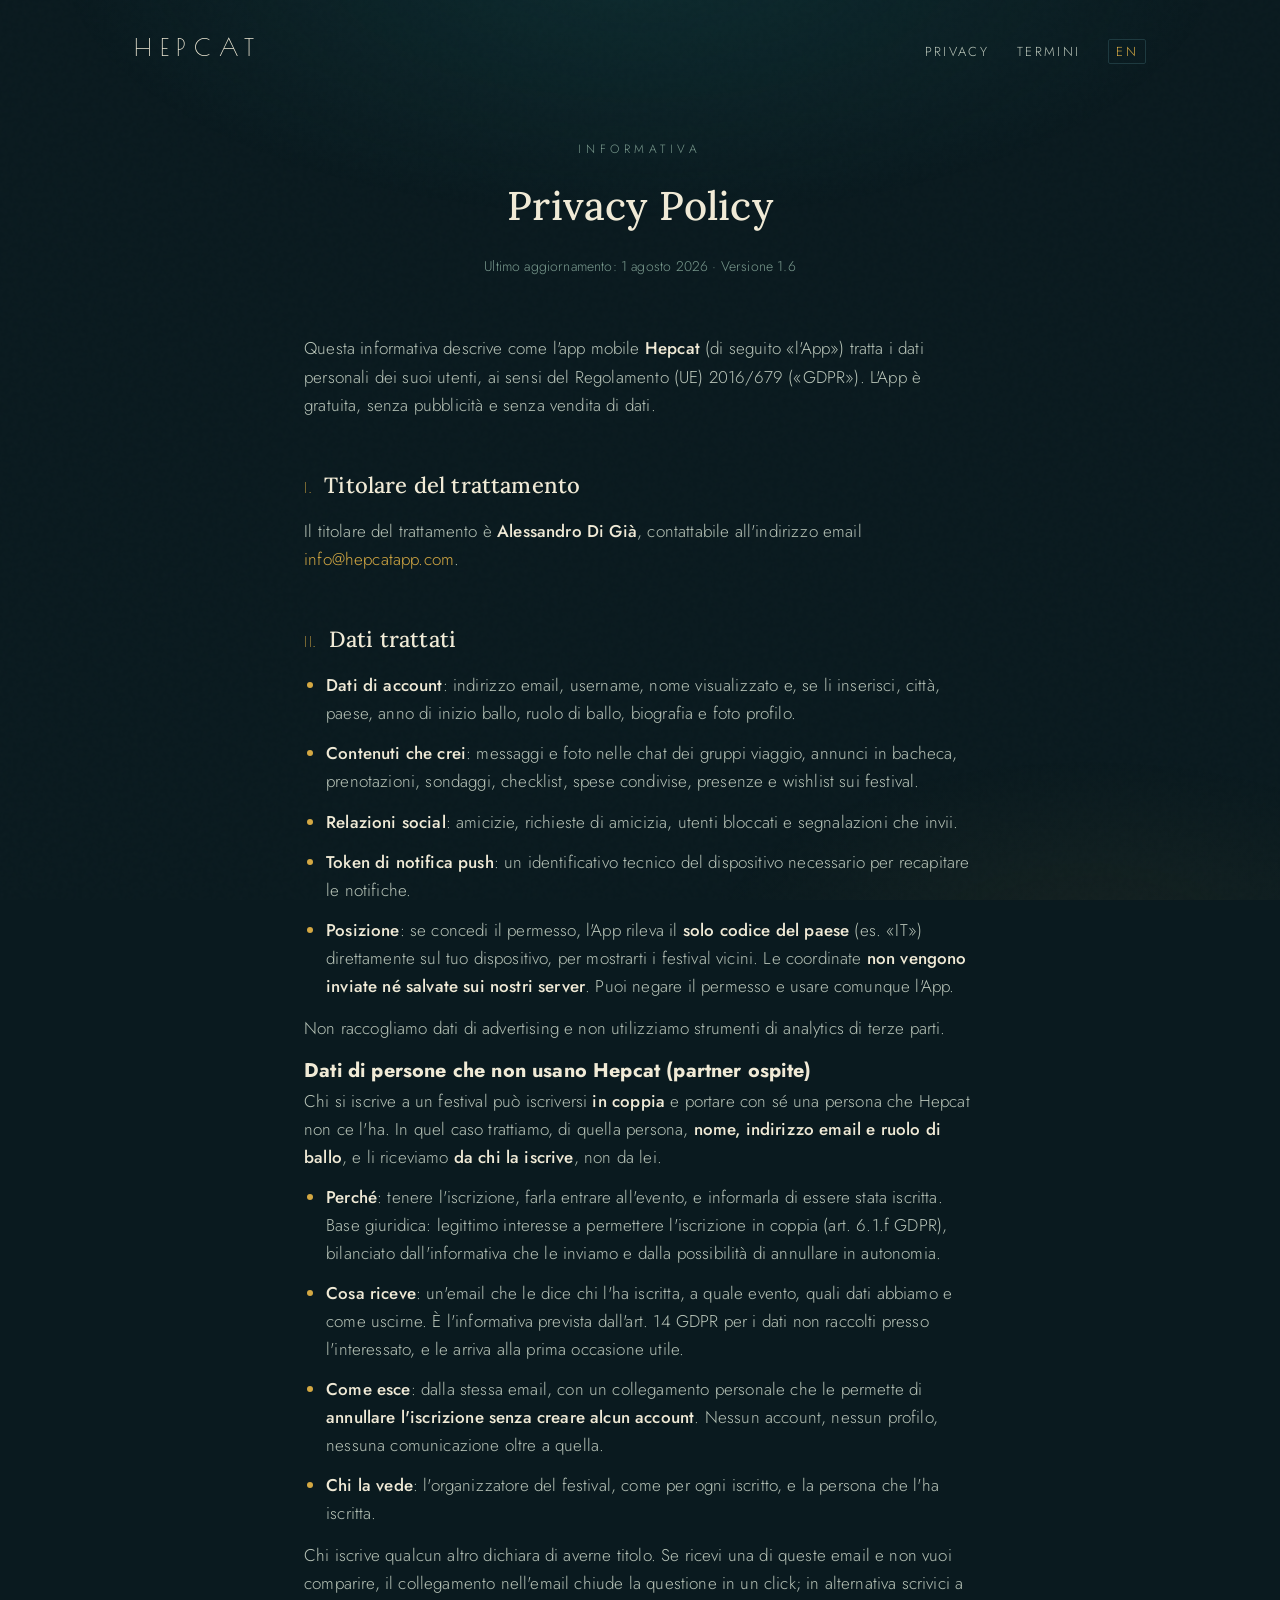
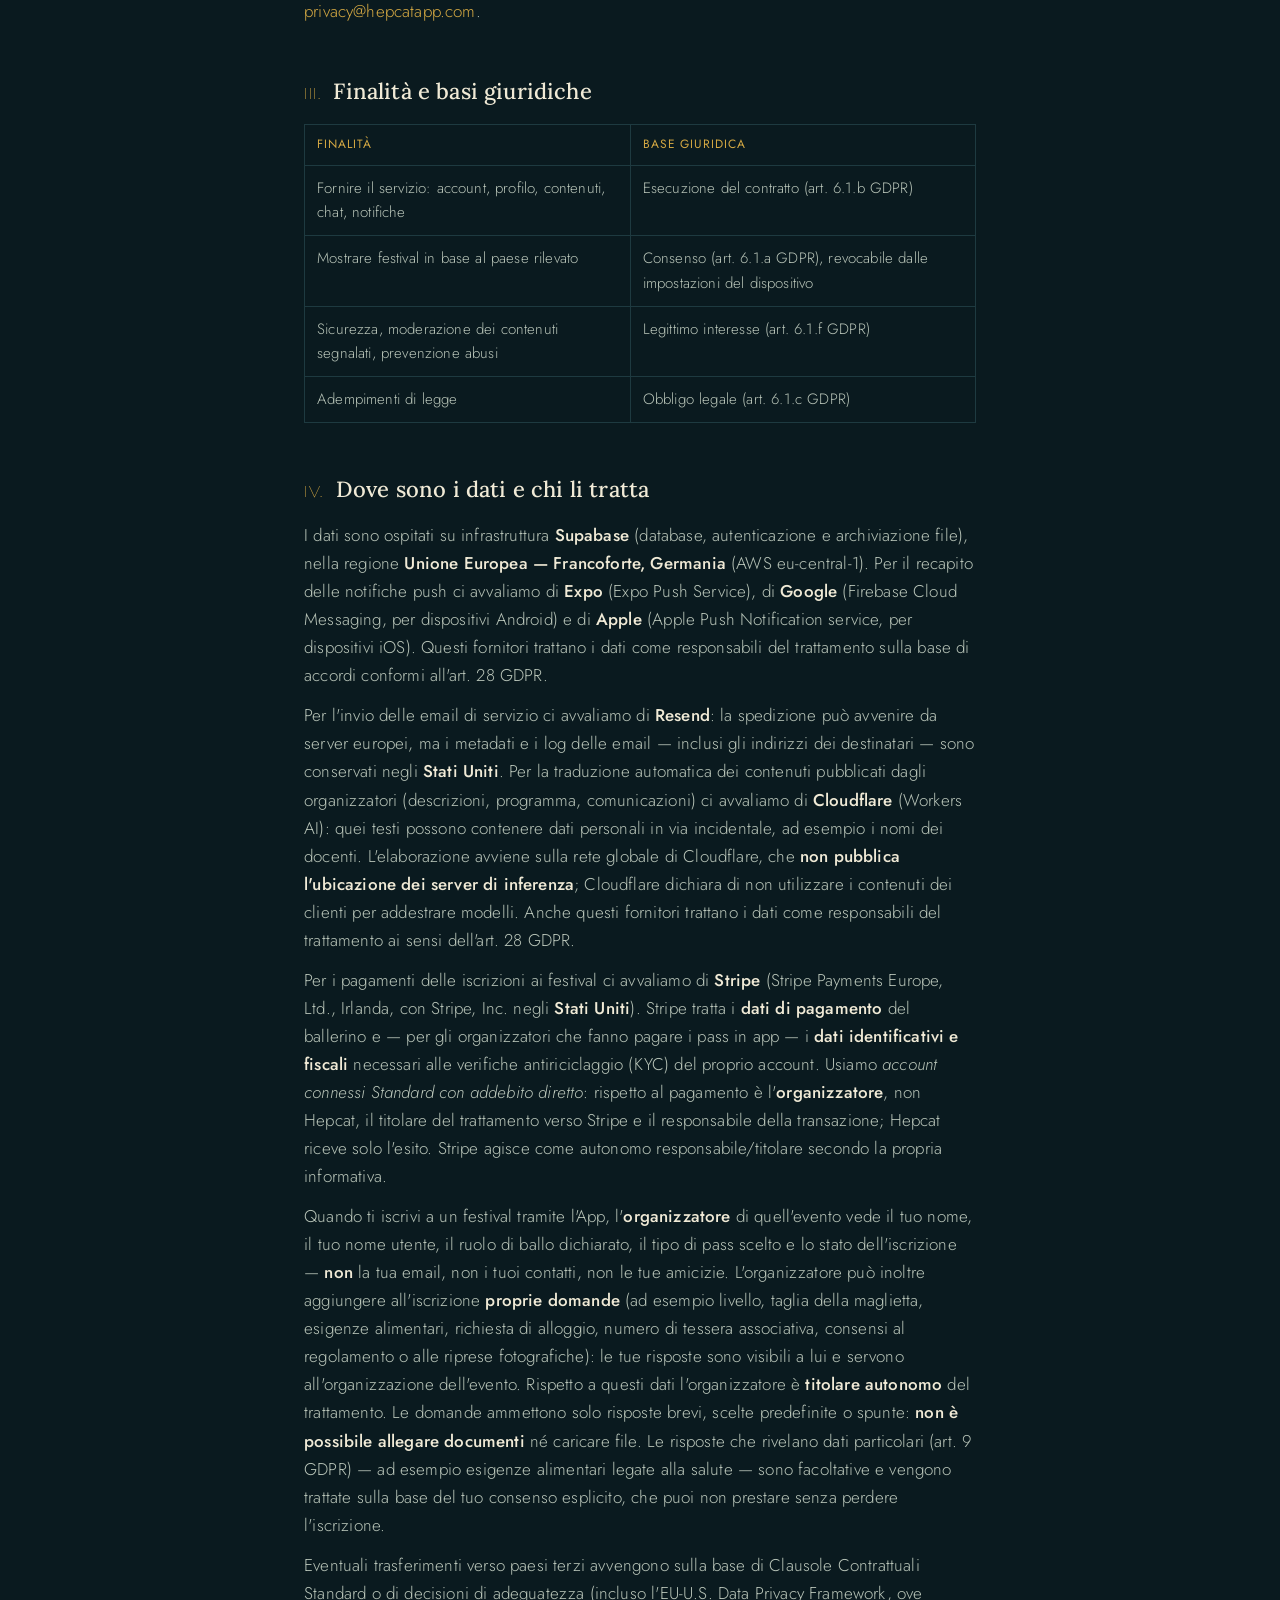
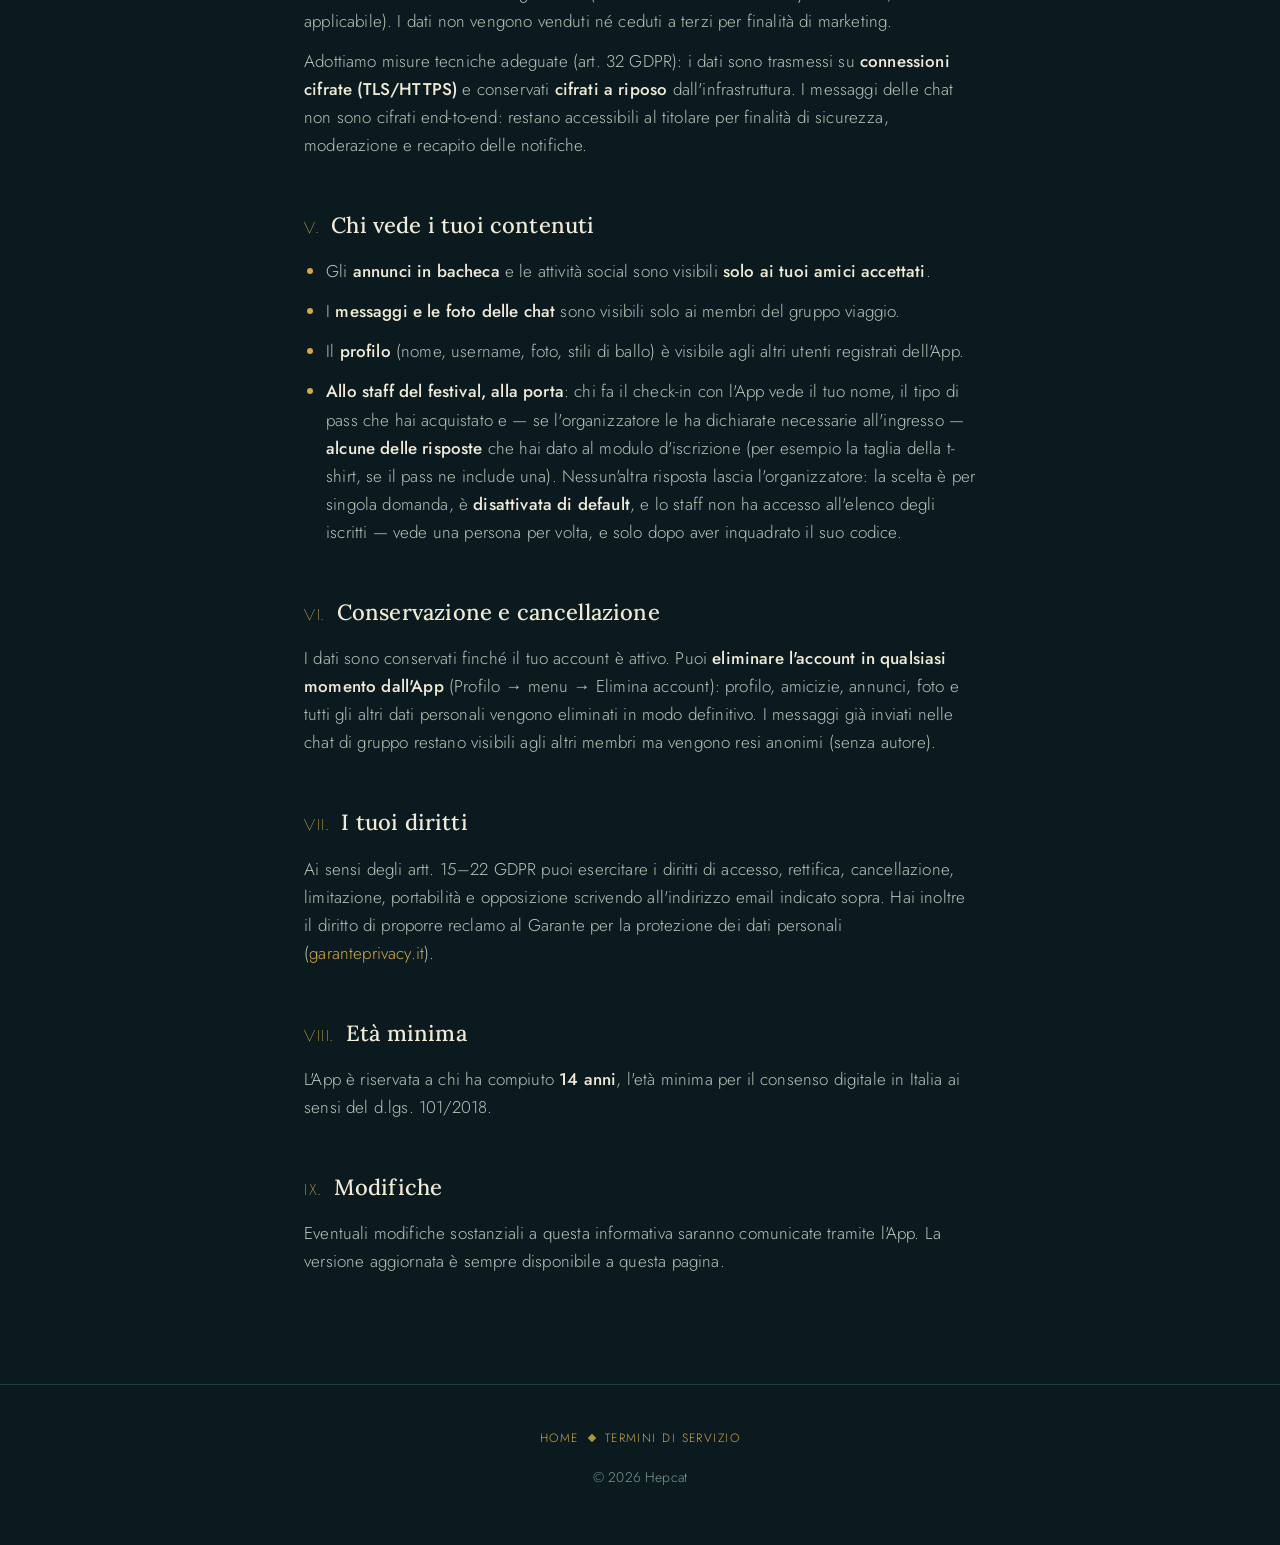
<file: privacy.html>
<!doctype html>
<html lang="it">
<head>
	<meta charset="utf-8" />
	<meta name="viewport" content="width=device-width, initial-scale=1" />
	<title>Privacy Policy — Hepcat</title>
	<meta name="robots" content="index,follow" />
	<meta name="description" content="Informativa sulla privacy di Hepcat: quali dati trattiamo, perché e i tuoi diritti." />
	<!-- SEO / condivisione social -->
	<link rel="canonical" href="https://hepcatapp.com/privacy.html" />
	<link rel="alternate" hreflang="it" href="https://hepcatapp.com/privacy.html" />
	<link rel="alternate" hreflang="en" href="https://hepcatapp.com/privacy-en.html" />
	<link rel="alternate" hreflang="x-default" href="https://hepcatapp.com/privacy.html" />
	<meta property="og:type" content="website" />
	<meta property="og:site_name" content="Hepcat" />
	<meta property="og:locale" content="it_IT" />
	<meta property="og:title" content="Privacy Policy — Hepcat" />
	<meta property="og:description" content="Informativa sulla privacy di Hepcat: quali dati trattiamo, perché e i tuoi diritti." />
	<meta property="og:url" content="https://hepcatapp.com/privacy.html" />
	<meta property="og:image" content="https://hepcatapp.com/og-image.png" />
	<meta property="og:image:width" content="1200" />
	<meta property="og:image:height" content="630" />
	<meta name="twitter:card" content="summary_large_image" />
	<meta name="twitter:image" content="https://hepcatapp.com/og-image.png" />
	<link rel="preconnect" href="https://fonts.googleapis.com" />
	<link rel="preconnect" href="https://fonts.gstatic.com" crossorigin />
	<link href="https://fonts.googleapis.com/css2?family=Poiret+One&family=Lora:ital,wght@0,400;0,500;1,400&family=Jost:wght@300;400&display=swap" rel="stylesheet" />
	<link rel="stylesheet" href="assets/style.css" />
	<link rel="icon" type="image/svg+xml" href="favicon.svg" />
	<link rel="icon" type="image/png" sizes="32x32" href="favicon.png" />
	<link rel="apple-touch-icon" href="apple-touch-icon.png" />
</head>
<body>
	<header class="wrap">
		<nav class="nav">
			<a class="nav-brand" href="./">Hepcat</a>
			<div class="nav-links">
				<a href="privacy.html">Privacy</a>
				<a href="terms.html">Termini</a>
				<a href="privacy-en.html" class="nav-lang">EN</a>
			</div>
		</nav>
	</header>

	<main class="doc">
		<div class="doc-head">
			<p class="kicker">Informativa</p>
			<h1>Privacy Policy</h1>
			<p class="meta">Ultimo aggiornamento: 1 agosto 2026 · Versione 1.6</p>
		</div>

		<p>
			Questa informativa descrive come l'app mobile <strong>Hepcat</strong> (di seguito
			«l'App») tratta i dati personali dei suoi utenti, ai sensi del Regolamento (UE)
			2016/679 («GDPR»). L'App è gratuita, senza pubblicità e senza vendita di dati.
		</p>

		<h2><span class="n">I.</span> Titolare del trattamento</h2>
		<p>
			Il titolare del trattamento è <strong>Alessandro Di Già</strong>, contattabile
			all'indirizzo email <a href="mailto:info@hepcatapp.com">info@hepcatapp.com</a>.
		</p>

		<h2><span class="n">II.</span> Dati trattati</h2>
		<ul>
			<li><strong>Dati di account</strong>: indirizzo email, username, nome visualizzato e, se li inserisci, città, paese, anno di inizio ballo, ruolo di ballo, biografia e foto profilo.</li>
			<li><strong>Contenuti che crei</strong>: messaggi e foto nelle chat dei gruppi viaggio, annunci in bacheca, prenotazioni, sondaggi, checklist, spese condivise, presenze e wishlist sui festival.</li>
			<li><strong>Relazioni social</strong>: amicizie, richieste di amicizia, utenti bloccati e segnalazioni che invii.</li>
			<li><strong>Token di notifica push</strong>: un identificativo tecnico del dispositivo necessario per recapitare le notifiche.</li>
			<li><strong>Posizione</strong>: se concedi il permesso, l'App rileva il <strong>solo codice del paese</strong> (es. «IT») direttamente sul tuo dispositivo, per mostrarti i festival vicini. Le coordinate <strong>non vengono inviate né salvate sui nostri server</strong>. Puoi negare il permesso e usare comunque l'App.</li>
		</ul>
		<p>Non raccogliamo dati di advertising e non utilizziamo strumenti di analytics di terze parti.</p>

		<h3>Dati di persone che non usano Hepcat (partner ospite)</h3>
		<p>
			Chi si iscrive a un festival può iscriversi <strong>in coppia</strong> e portare con sé una
			persona che Hepcat non ce l'ha. In quel caso trattiamo, di quella persona,
			<strong>nome, indirizzo email e ruolo di ballo</strong>, e li riceviamo
			<strong>da chi la iscrive</strong>, non da lei.
		</p>
		<ul>
			<li><strong>Perché</strong>: tenere l'iscrizione, farla entrare all'evento, e informarla di essere stata iscritta. Base giuridica: legittimo interesse a permettere l'iscrizione in coppia (art. 6.1.f GDPR), bilanciato dall'informativa che le inviamo e dalla possibilità di annullare in autonomia.</li>
			<li><strong>Cosa riceve</strong>: un'email che le dice chi l'ha iscritta, a quale evento, quali dati abbiamo e come uscirne. È l'informativa prevista dall'art. 14 GDPR per i dati non raccolti presso l'interessato, e le arriva alla prima occasione utile.</li>
			<li><strong>Come esce</strong>: dalla stessa email, con un collegamento personale che le permette di <strong>annullare l'iscrizione senza creare alcun account</strong>. Nessun account, nessun profilo, nessuna comunicazione oltre a quella.</li>
			<li><strong>Chi la vede</strong>: l'organizzatore del festival, come per ogni iscritto, e la persona che l'ha iscritta.</li>
		</ul>
		<p>
			Chi iscrive qualcun altro dichiara di averne titolo. Se ricevi una di queste email e non
			vuoi comparire, il collegamento nell'email chiude la questione in un click; in alternativa
			scrivici a <a href="mailto:privacy@hepcatapp.com">privacy@hepcatapp.com</a>.
		</p>

		<h2><span class="n">III.</span> Finalità e basi giuridiche</h2>
		<table>
			<tr><th>Finalità</th><th>Base giuridica</th></tr>
			<tr><td>Fornire il servizio: account, profilo, contenuti, chat, notifiche</td><td>Esecuzione del contratto (art. 6.1.b GDPR)</td></tr>
			<tr><td>Mostrare festival in base al paese rilevato</td><td>Consenso (art. 6.1.a GDPR), revocabile dalle impostazioni del dispositivo</td></tr>
			<tr><td>Sicurezza, moderazione dei contenuti segnalati, prevenzione abusi</td><td>Legittimo interesse (art. 6.1.f GDPR)</td></tr>
			<tr><td>Adempimenti di legge</td><td>Obbligo legale (art. 6.1.c GDPR)</td></tr>
		</table>

		<h2><span class="n">IV.</span> Dove sono i dati e chi li tratta</h2>
		<p>
			I dati sono ospitati su infrastruttura <strong>Supabase</strong>
			(database, autenticazione e archiviazione file), nella regione
			<strong>Unione Europea — Francoforte, Germania</strong> (AWS eu-central-1).
			Per il recapito delle notifiche push ci avvaliamo di <strong>Expo</strong> (Expo Push
			Service), di <strong>Google</strong> (Firebase Cloud Messaging, per dispositivi
			Android) e di <strong>Apple</strong> (Apple Push Notification service, per
			dispositivi iOS). Questi fornitori trattano i dati come responsabili del
			trattamento sulla base di accordi conformi all'art. 28 GDPR.
		</p>
		<p>
			Per l'invio delle email di servizio ci avvaliamo di <strong>Resend</strong>:
			la spedizione può avvenire da server europei, ma i metadati e i log delle
			email — inclusi gli indirizzi dei destinatari — sono conservati negli
			<strong>Stati Uniti</strong>. Per la traduzione automatica dei contenuti
			pubblicati dagli organizzatori (descrizioni, programma, comunicazioni) ci
			avvaliamo di <strong>Cloudflare</strong> (Workers AI): quei testi possono
			contenere dati personali in via incidentale, ad esempio i nomi dei docenti.
			L'elaborazione avviene sulla rete globale di Cloudflare, che
			<strong>non pubblica l'ubicazione dei server di inferenza</strong>; Cloudflare
			dichiara di non utilizzare i contenuti dei clienti per addestrare modelli.
			Anche questi fornitori trattano i dati come responsabili del trattamento ai
			sensi dell'art. 28 GDPR.
		</p>
		<p>
			Per i pagamenti delle iscrizioni ai festival ci avvaliamo di
			<strong>Stripe</strong> (Stripe Payments Europe, Ltd., Irlanda, con Stripe, Inc.
			negli <strong>Stati Uniti</strong>). Stripe tratta i <strong>dati di
			pagamento</strong> del ballerino e — per gli organizzatori che fanno pagare i pass
			in app — i <strong>dati identificativi e fiscali</strong> necessari alle verifiche
			antiriciclaggio (KYC) del proprio account. Usiamo <em>account connessi
			Standard con addebito diretto</em>: rispetto al pagamento è
			l'<strong>organizzatore</strong>, non Hepcat, il titolare del trattamento verso
			Stripe e il responsabile della transazione; Hepcat riceve solo l'esito. Stripe
			agisce come autonomo responsabile/titolare secondo la propria informativa.
		</p>
		<p>
			Quando ti iscrivi a un festival tramite l'App, l'<strong>organizzatore</strong>
			di quell'evento vede il tuo nome, il tuo nome utente, il ruolo di ballo
			dichiarato, il tipo di pass scelto e lo stato dell'iscrizione — <strong>non</strong>
			la tua email, non i tuoi contatti, non le tue amicizie. L'organizzatore può
			inoltre aggiungere all'iscrizione <strong>proprie domande</strong> (ad esempio
			livello, taglia della maglietta, esigenze alimentari, richiesta di alloggio,
			numero di tessera associativa, consensi al regolamento o alle riprese
			fotografiche): le tue risposte sono visibili a lui e servono all'organizzazione
			dell'evento. Rispetto a questi dati l'organizzatore è
			<strong>titolare autonomo</strong> del trattamento. Le domande ammettono solo
			risposte brevi, scelte predefinite o spunte: <strong>non è possibile allegare
			documenti</strong> né caricare file. Le risposte che rivelano dati particolari
			(art. 9 GDPR) — ad esempio esigenze alimentari legate alla salute — sono
			facoltative e vengono trattate sulla base del tuo consenso esplicito, che puoi
			non prestare senza perdere l'iscrizione.
		</p>
		<p>
			Eventuali trasferimenti verso paesi terzi avvengono sulla base di Clausole
			Contrattuali Standard o di decisioni di adeguatezza (incluso l'EU-U.S. Data
			Privacy Framework, ove applicabile). I dati non vengono venduti né ceduti a
			terzi per finalità di marketing.
		</p>

		<p>
			Adottiamo misure tecniche adeguate (art. 32 GDPR): i dati sono trasmessi su
			<strong>connessioni cifrate (TLS/HTTPS)</strong> e conservati <strong>cifrati
			a riposo</strong> dall'infrastruttura. I messaggi delle chat non sono cifrati
			end-to-end: restano accessibili al titolare per finalità di sicurezza,
			moderazione e recapito delle notifiche.
		</p>

		<h2><span class="n">V.</span> Chi vede i tuoi contenuti</h2>
		<ul>
			<li>Gli <strong>annunci in bacheca</strong> e le attività social sono visibili <strong>solo ai tuoi amici accettati</strong>.</li>
			<li>I <strong>messaggi e le foto delle chat</strong> sono visibili solo ai membri del gruppo viaggio.</li>
			<li>Il <strong>profilo</strong> (nome, username, foto, stili di ballo) è visibile agli altri utenti registrati dell'App.</li>
			<li>
				<strong>Allo staff del festival, alla porta</strong>: chi fa il check-in con
				l'App vede il tuo nome, il tipo di pass che hai acquistato e — se
				l'organizzatore le ha dichiarate necessarie all'ingresso — <strong>alcune
				delle risposte</strong> che hai dato al modulo d'iscrizione (per esempio la
				taglia della t-shirt, se il pass ne include una). Nessun'altra risposta
				lascia l'organizzatore: la scelta è per singola domanda, è
				<strong>disattivata di default</strong>, e lo staff non ha accesso
				all'elenco degli iscritti — vede una persona per volta, e solo dopo aver
				inquadrato il suo codice.
			</li>
		</ul>

		<h2><span class="n">VI.</span> Conservazione e cancellazione</h2>
		<p>
			I dati sono conservati finché il tuo account è attivo. Puoi
			<strong>eliminare l'account in qualsiasi momento dall'App</strong>
			(Profilo → menu → Elimina account): profilo, amicizie, annunci, foto e tutti
			gli altri dati personali vengono eliminati in modo definitivo. I messaggi già
			inviati nelle chat di gruppo restano visibili agli altri membri ma vengono
			resi anonimi (senza autore).
		</p>

		<h2><span class="n">VII.</span> I tuoi diritti</h2>
		<p>
			Ai sensi degli artt. 15–22 GDPR puoi esercitare i diritti di accesso, rettifica,
			cancellazione, limitazione, portabilità e opposizione scrivendo all'indirizzo
			email indicato sopra. Hai inoltre il diritto di proporre reclamo al Garante per
			la protezione dei dati personali (<a href="https://www.garanteprivacy.it">garanteprivacy.it</a>).
		</p>

		<h2><span class="n">VIII.</span> Età minima</h2>
		<p>
			L'App è riservata a chi ha compiuto <strong>14 anni</strong>, l'età minima per il
			consenso digitale in Italia ai sensi del d.lgs. 101/2018.
		</p>

		<h2><span class="n">IX.</span> Modifiche</h2>
		<p>
			Eventuali modifiche sostanziali a questa informativa saranno comunicate
			tramite l'App. La versione aggiornata è sempre disponibile a questa pagina.
		</p>
	</main>

	<footer>
		<div class="wrap">
			<div class="footer-links">
				<a href="./">Home</a>
				<span class="diamond"></span>
				<a href="terms.html">Termini di servizio</a>
			</div>
			<p>© 2026 Hepcat</p>
		</div>
	</footer>
</body>
</html>
</file>
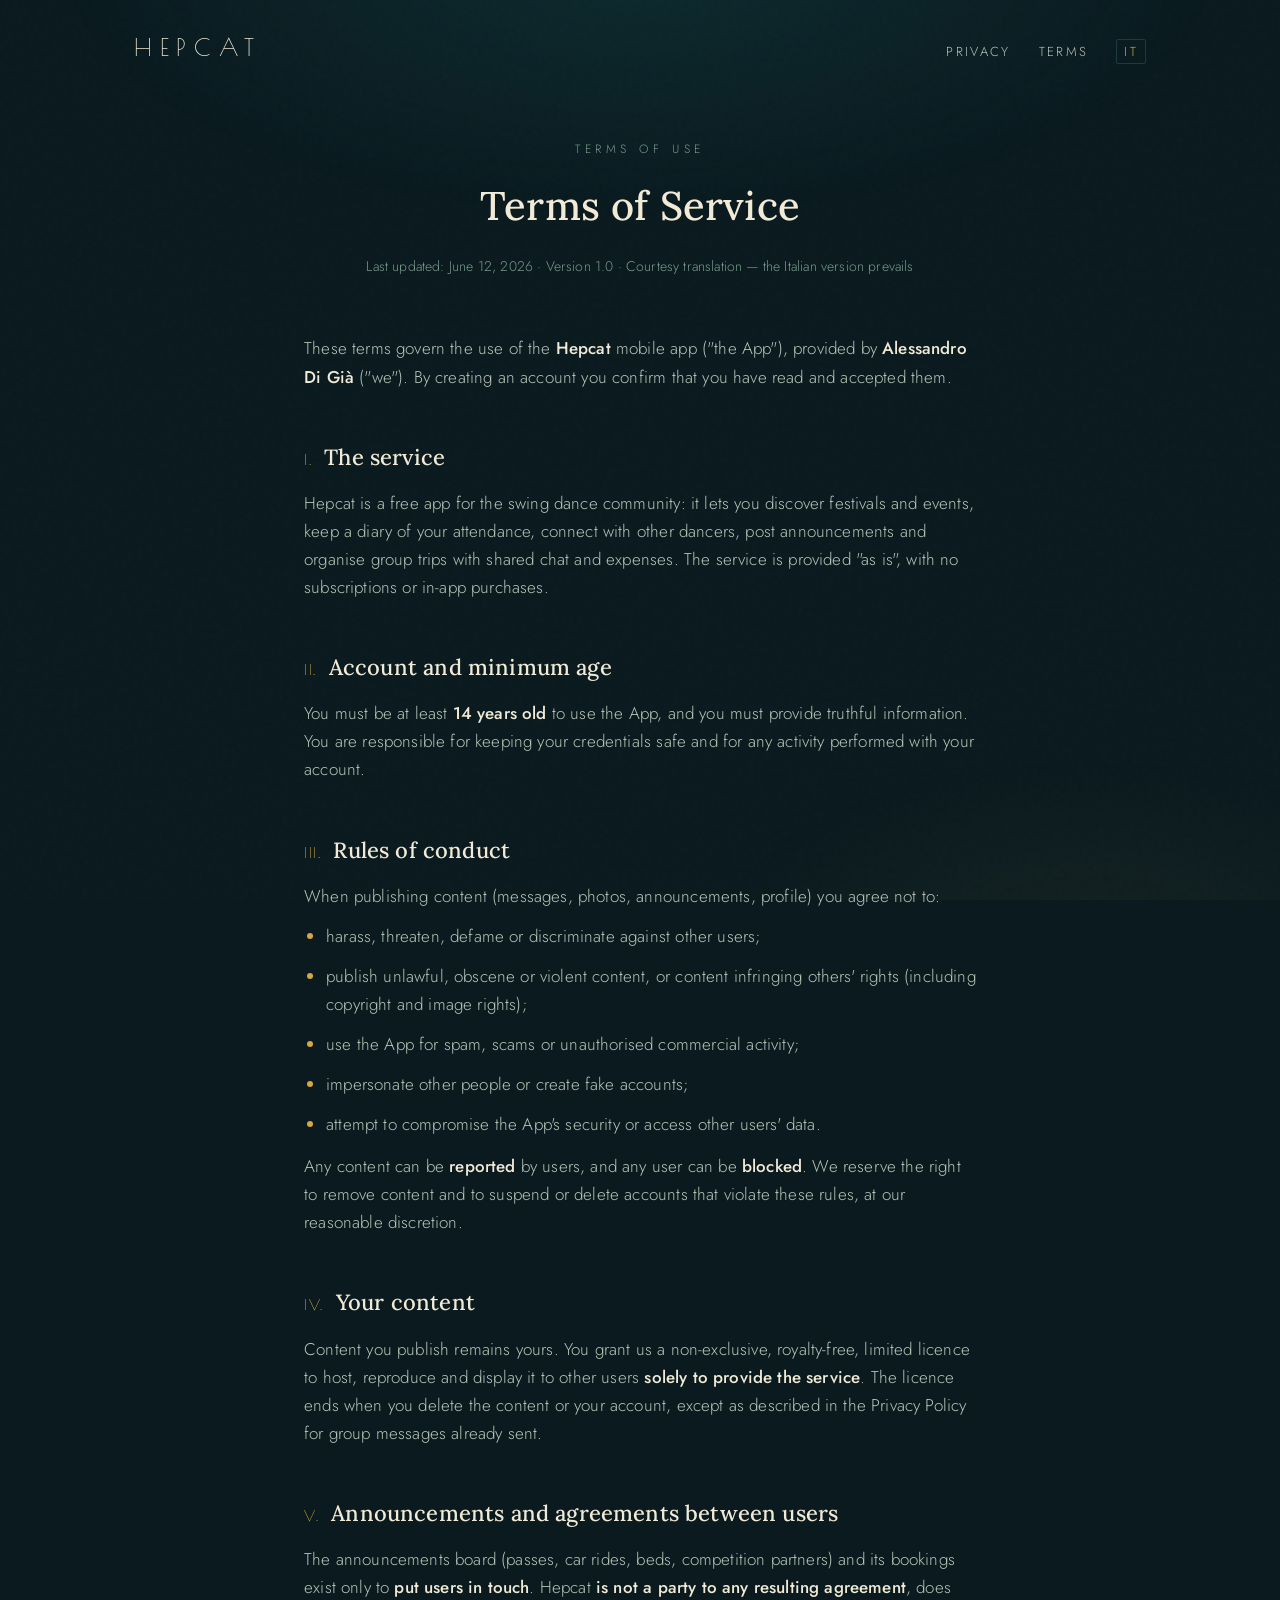
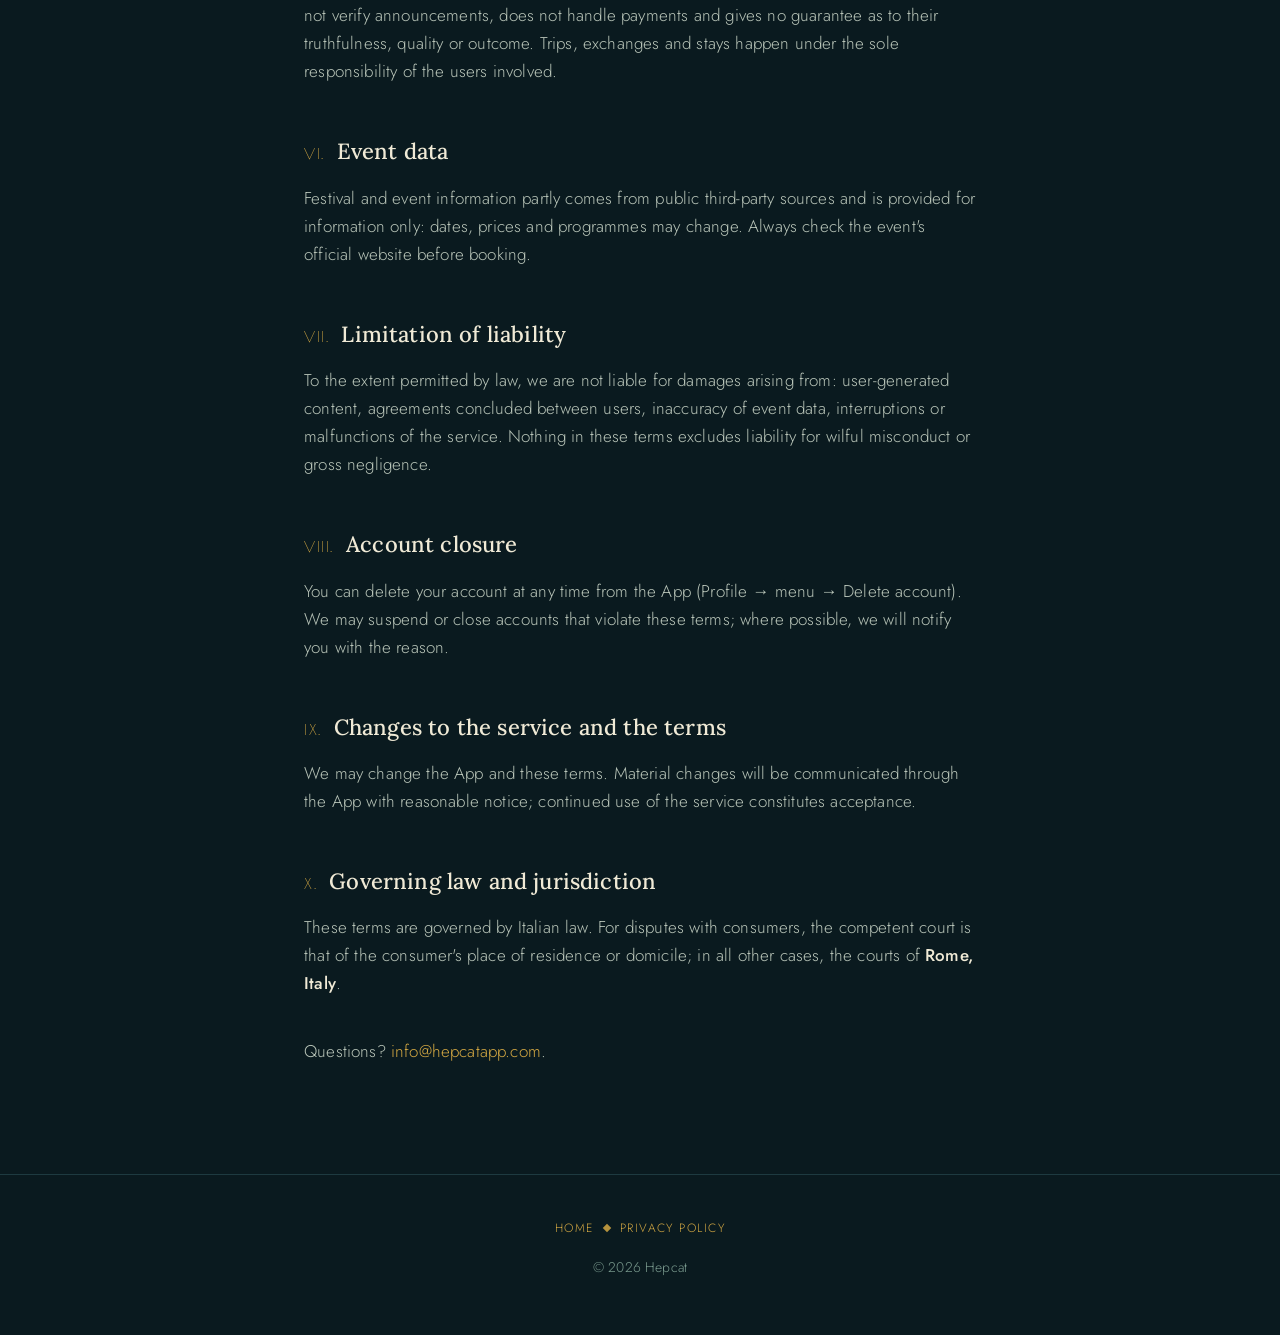
<file: terms-en.html>
<!doctype html>
<html lang="en">
<head>
	<meta charset="utf-8" />
	<meta name="viewport" content="width=device-width, initial-scale=1" />
	<title>Terms of Service — Hepcat</title>
	<meta name="robots" content="index,follow" />
	<meta name="description" content="Hepcat terms of service: rules for using the app and the community." />
	<!-- SEO / social sharing -->
	<link rel="canonical" href="https://hepcatapp.com/terms-en.html" />
	<link rel="alternate" hreflang="it" href="https://hepcatapp.com/terms.html" />
	<link rel="alternate" hreflang="en" href="https://hepcatapp.com/terms-en.html" />
	<link rel="alternate" hreflang="x-default" href="https://hepcatapp.com/terms.html" />
	<meta property="og:type" content="website" />
	<meta property="og:site_name" content="Hepcat" />
	<meta property="og:locale" content="en_US" />
	<meta property="og:title" content="Terms of Service — Hepcat" />
	<meta property="og:description" content="Hepcat terms of service: rules for using the app and the community." />
	<meta property="og:url" content="https://hepcatapp.com/terms-en.html" />
	<meta property="og:image" content="https://hepcatapp.com/og-image.png" />
	<meta property="og:image:width" content="1200" />
	<meta property="og:image:height" content="630" />
	<meta name="twitter:card" content="summary_large_image" />
	<meta name="twitter:image" content="https://hepcatapp.com/og-image.png" />
	<link rel="preconnect" href="https://fonts.googleapis.com" />
	<link rel="preconnect" href="https://fonts.gstatic.com" crossorigin />
	<link href="https://fonts.googleapis.com/css2?family=Poiret+One&family=Lora:ital,wght@0,400;0,500;1,400&family=Jost:wght@300;400&display=swap" rel="stylesheet" />
	<link rel="stylesheet" href="assets/style.css" />
	<link rel="icon" type="image/svg+xml" href="favicon.svg" />
	<link rel="icon" type="image/png" sizes="32x32" href="favicon.png" />
	<link rel="apple-touch-icon" href="apple-touch-icon.png" />
</head>
<body>
	<header class="wrap">
		<nav class="nav">
			<a class="nav-brand" href="index-en.html">Hepcat</a>
			<div class="nav-links">
				<a href="privacy-en.html">Privacy</a>
				<a href="terms-en.html">Terms</a>
				<a href="terms.html" class="nav-lang">IT</a>
			</div>
		</nav>
	</header>

	<main class="doc">
		<div class="doc-head">
			<p class="kicker">Terms of use</p>
			<h1>Terms of Service</h1>
			<p class="meta">Last updated: June 12, 2026 · Version 1.0 · Courtesy translation — the Italian version prevails</p>
		</div>

		<p>
			These terms govern the use of the <strong>Hepcat</strong> mobile app ("the App"),
			provided by <strong>Alessandro Di Già</strong> ("we"). By creating an account
			you confirm that you have read and accepted them.
		</p>

		<h2><span class="n">I.</span> The service</h2>
		<p>
			Hepcat is a free app for the swing dance community: it lets you discover
			festivals and events, keep a diary of your attendance, connect with other
			dancers, post announcements and organise group trips with shared chat and
			expenses. The service is provided "as is", with no subscriptions or in-app
			purchases.
		</p>

		<h2><span class="n">II.</span> Account and minimum age</h2>
		<p>
			You must be at least <strong>14 years old</strong> to use the App, and you must
			provide truthful information. You are responsible for keeping your credentials
			safe and for any activity performed with your account.
		</p>

		<h2><span class="n">III.</span> Rules of conduct</h2>
		<p>When publishing content (messages, photos, announcements, profile) you agree not to:</p>
		<ul>
			<li>harass, threaten, defame or discriminate against other users;</li>
			<li>publish unlawful, obscene or violent content, or content infringing others' rights (including copyright and image rights);</li>
			<li>use the App for spam, scams or unauthorised commercial activity;</li>
			<li>impersonate other people or create fake accounts;</li>
			<li>attempt to compromise the App's security or access other users' data.</li>
		</ul>
		<p>
			Any content can be <strong>reported</strong> by users, and any user can be
			<strong>blocked</strong>. We reserve the right to remove content and to suspend or
			delete accounts that violate these rules, at our reasonable discretion.
		</p>

		<h2><span class="n">IV.</span> Your content</h2>
		<p>
			Content you publish remains yours. You grant us a non-exclusive, royalty-free,
			limited licence to host, reproduce and display it to other users
			<strong>solely to provide the service</strong>. The licence ends when you delete
			the content or your account, except as described in the Privacy Policy for
			group messages already sent.
		</p>

		<h2><span class="n">V.</span> Announcements and agreements between users</h2>
		<p>
			The announcements board (passes, car rides, beds, competition partners) and
			its bookings exist only to <strong>put users in touch</strong>. Hepcat
			<strong>is not a party to any resulting agreement</strong>, does not verify
			announcements, does not handle payments and gives no guarantee as to their
			truthfulness, quality or outcome. Trips, exchanges and stays happen under the
			sole responsibility of the users involved.
		</p>

		<h2><span class="n">VI.</span> Event data</h2>
		<p>
			Festival and event information partly comes from public third-party sources
			and is provided for information only: dates, prices and programmes may change.
			Always check the event's official website before booking.
		</p>

		<h2><span class="n">VII.</span> Limitation of liability</h2>
		<p>
			To the extent permitted by law, we are not liable for damages arising from:
			user-generated content, agreements concluded between users, inaccuracy of
			event data, interruptions or malfunctions of the service. Nothing in these
			terms excludes liability for wilful misconduct or gross negligence.
		</p>

		<h2><span class="n">VIII.</span> Account closure</h2>
		<p>
			You can delete your account at any time from the App (Profile → menu → Delete
			account). We may suspend or close accounts that violate these terms; where
			possible, we will notify you with the reason.
		</p>

		<h2><span class="n">IX.</span> Changes to the service and the terms</h2>
		<p>
			We may change the App and these terms. Material changes will be communicated
			through the App with reasonable notice; continued use of the service
			constitutes acceptance.
		</p>

		<h2><span class="n">X.</span> Governing law and jurisdiction</h2>
		<p>
			These terms are governed by Italian law. For disputes with consumers, the
			competent court is that of the consumer's place of residence or domicile; in
			all other cases, the courts of <strong>Rome, Italy</strong>.
		</p>

		<p style="margin-top: 40px">
			Questions? <a href="mailto:info@hepcatapp.com">info@hepcatapp.com</a>.
		</p>
	</main>

	<footer>
		<div class="wrap">
			<div class="footer-links">
				<a href="./">Home</a>
				<span class="diamond"></span>
				<a href="privacy-en.html">Privacy Policy</a>
			</div>
			<p>© 2026 Hepcat</p>
		</div>
	</footer>
</body>
</html>
</file>
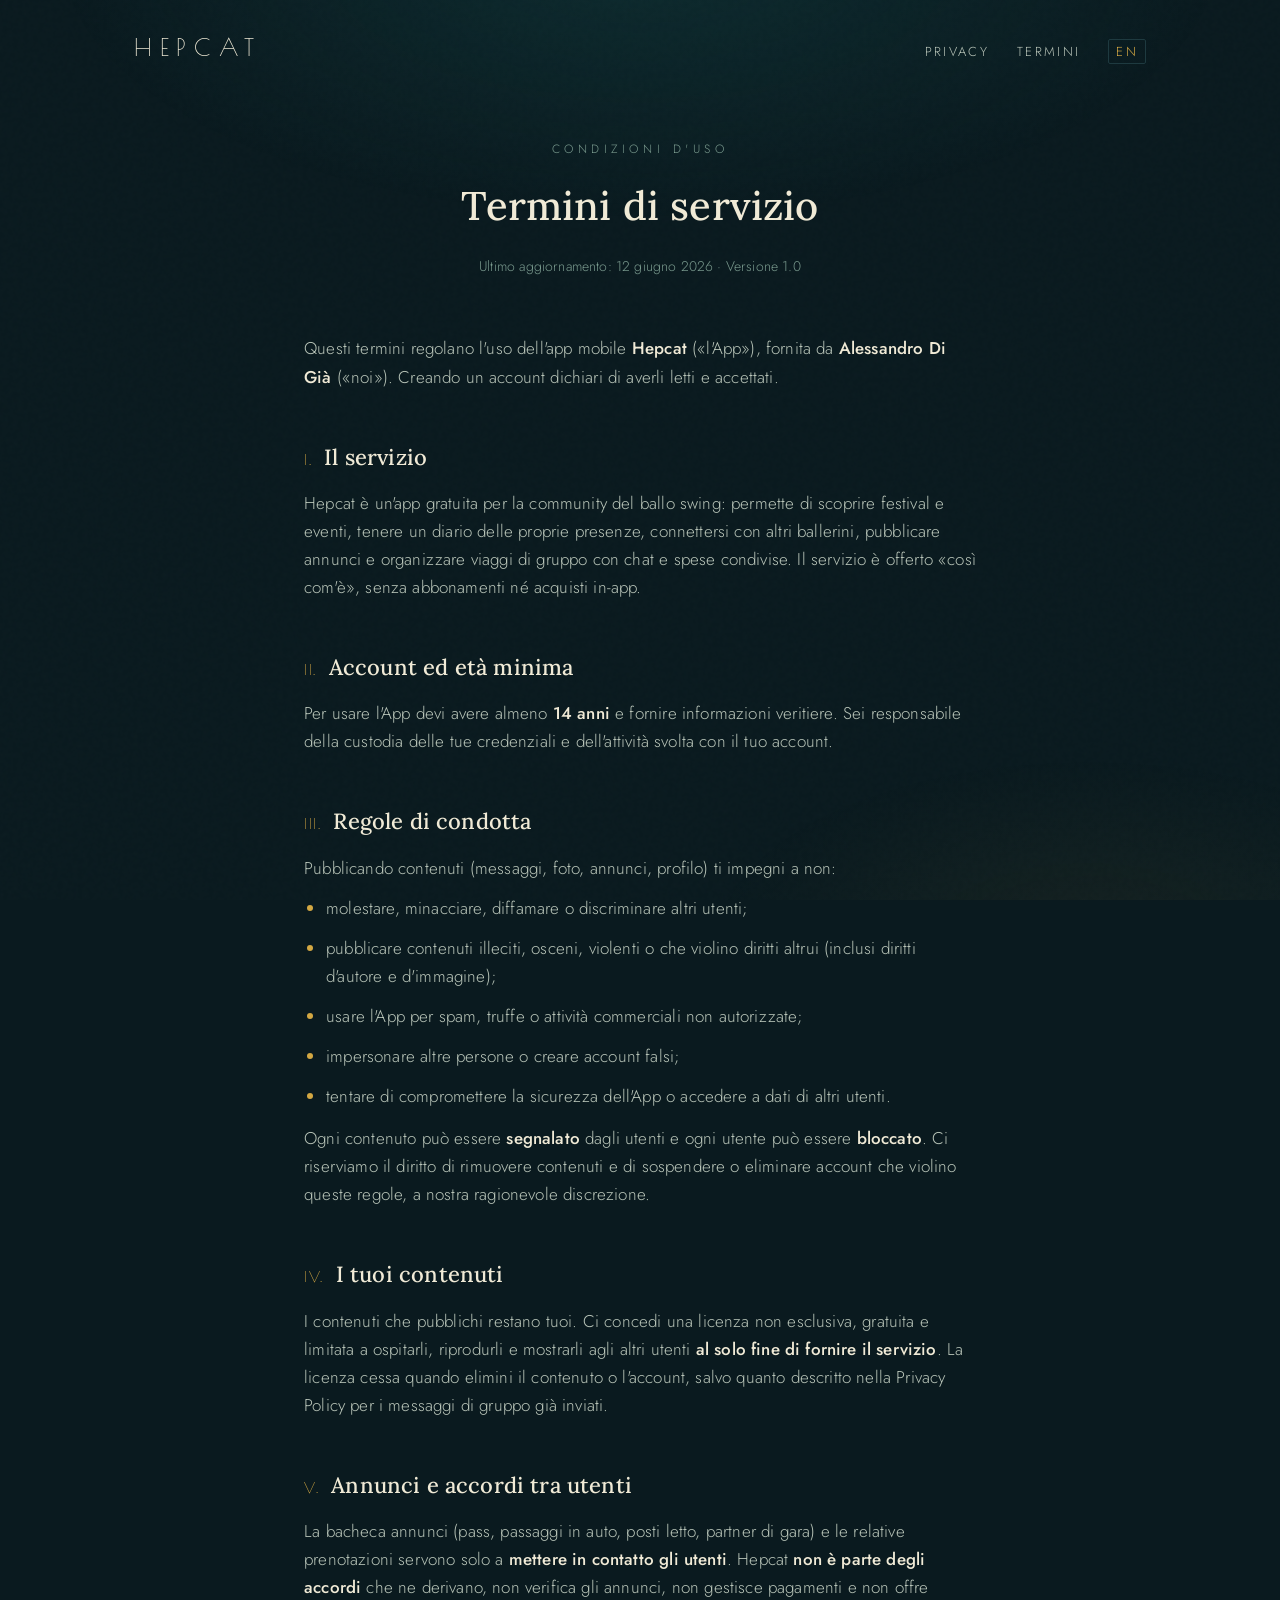
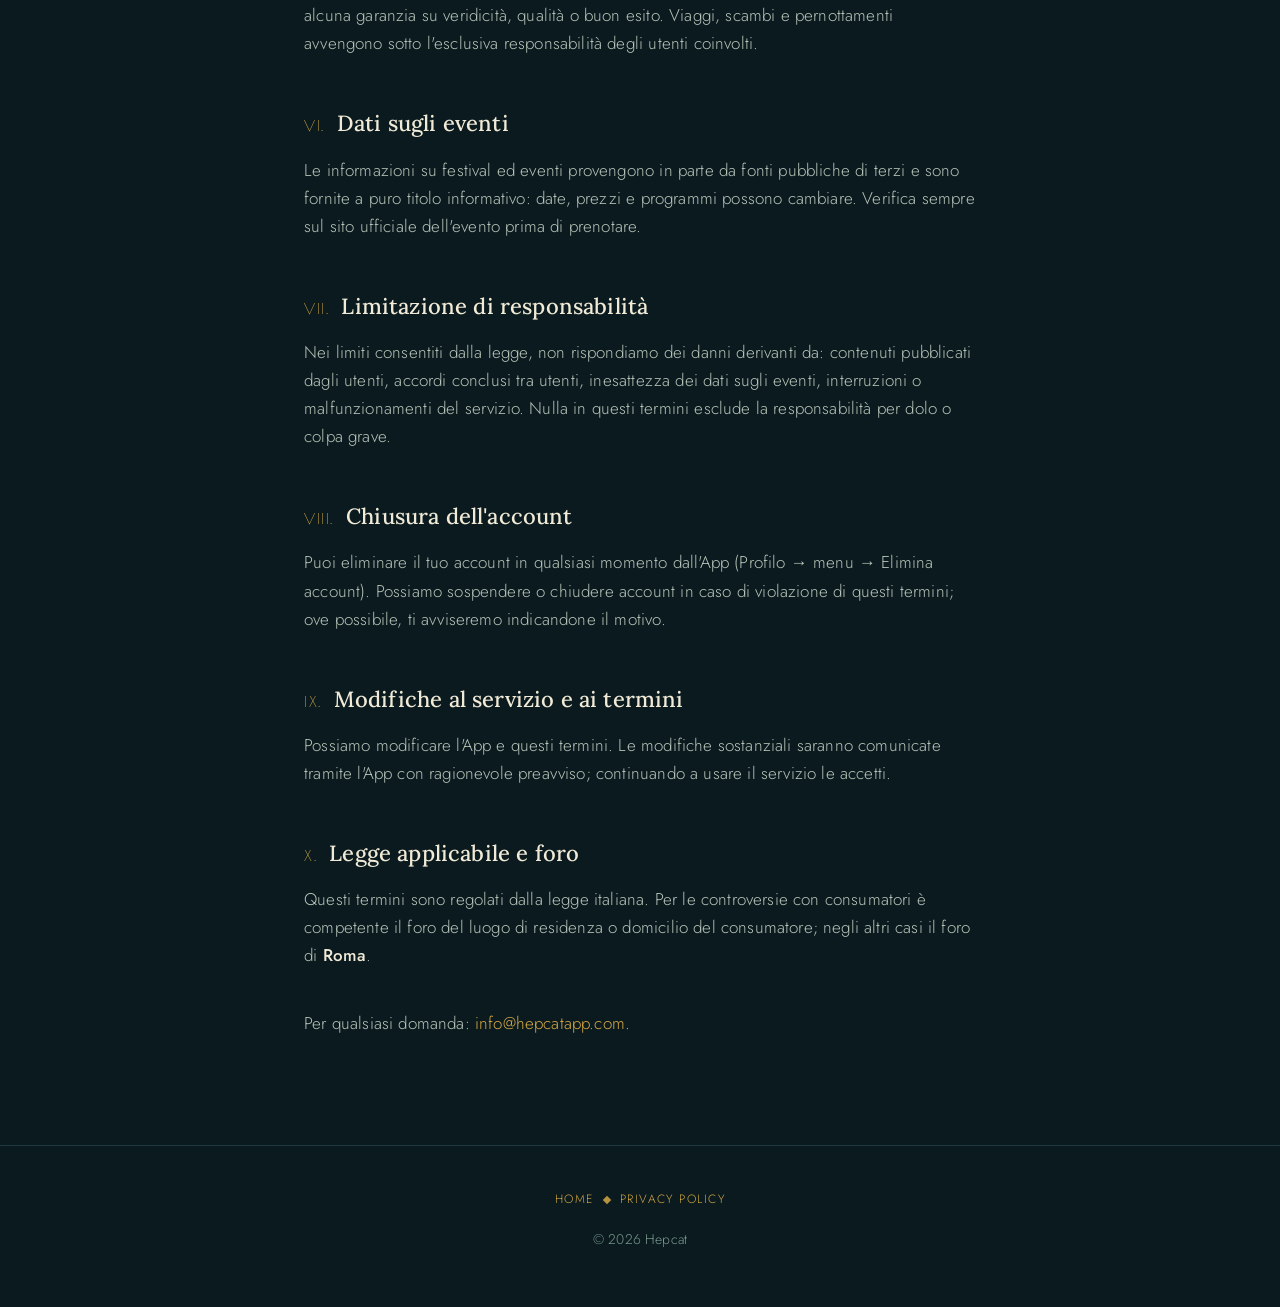
<file: terms.html>
<!doctype html>
<html lang="it">
<head>
	<meta charset="utf-8" />
	<meta name="viewport" content="width=device-width, initial-scale=1" />
	<title>Termini di servizio — Hepcat</title>
	<meta name="robots" content="index,follow" />
	<meta name="description" content="Termini di servizio di Hepcat: regole d'uso dell'app e della community." />
	<!-- SEO / condivisione social -->
	<link rel="canonical" href="https://hepcatapp.com/terms.html" />
	<link rel="alternate" hreflang="it" href="https://hepcatapp.com/terms.html" />
	<link rel="alternate" hreflang="en" href="https://hepcatapp.com/terms-en.html" />
	<link rel="alternate" hreflang="x-default" href="https://hepcatapp.com/terms.html" />
	<meta property="og:type" content="website" />
	<meta property="og:site_name" content="Hepcat" />
	<meta property="og:locale" content="it_IT" />
	<meta property="og:title" content="Termini di servizio — Hepcat" />
	<meta property="og:description" content="Termini di servizio di Hepcat: regole d'uso dell'app e della community." />
	<meta property="og:url" content="https://hepcatapp.com/terms.html" />
	<meta property="og:image" content="https://hepcatapp.com/og-image.png" />
	<meta property="og:image:width" content="1200" />
	<meta property="og:image:height" content="630" />
	<meta name="twitter:card" content="summary_large_image" />
	<meta name="twitter:image" content="https://hepcatapp.com/og-image.png" />
	<link rel="preconnect" href="https://fonts.googleapis.com" />
	<link rel="preconnect" href="https://fonts.gstatic.com" crossorigin />
	<link href="https://fonts.googleapis.com/css2?family=Poiret+One&family=Lora:ital,wght@0,400;0,500;1,400&family=Jost:wght@300;400&display=swap" rel="stylesheet" />
	<link rel="stylesheet" href="assets/style.css" />
	<link rel="icon" type="image/svg+xml" href="favicon.svg" />
	<link rel="icon" type="image/png" sizes="32x32" href="favicon.png" />
	<link rel="apple-touch-icon" href="apple-touch-icon.png" />
</head>
<body>
	<header class="wrap">
		<nav class="nav">
			<a class="nav-brand" href="./">Hepcat</a>
			<div class="nav-links">
				<a href="privacy.html">Privacy</a>
				<a href="terms.html">Termini</a>
				<a href="terms-en.html" class="nav-lang">EN</a>
			</div>
		</nav>
	</header>

	<main class="doc">
		<div class="doc-head">
			<p class="kicker">Condizioni d'uso</p>
			<h1>Termini di servizio</h1>
			<p class="meta">Ultimo aggiornamento: 12 giugno 2026 · Versione 1.0</p>
		</div>

		<p>
			Questi termini regolano l'uso dell'app mobile <strong>Hepcat</strong> («l'App»),
			fornita da <strong>Alessandro Di Già</strong> («noi»). Creando un account
			dichiari di averli letti e accettati.
		</p>

		<h2><span class="n">I.</span> Il servizio</h2>
		<p>
			Hepcat è un'app gratuita per la community del ballo swing: permette di scoprire
			festival e eventi, tenere un diario delle proprie presenze, connettersi con
			altri ballerini, pubblicare annunci e organizzare viaggi di gruppo con chat e
			spese condivise. Il servizio è offerto «così com'è», senza abbonamenti né
			acquisti in-app.
		</p>

		<h2><span class="n">II.</span> Account ed età minima</h2>
		<p>
			Per usare l'App devi avere almeno <strong>14 anni</strong> e fornire
			informazioni veritiere. Sei responsabile della custodia delle tue credenziali
			e dell'attività svolta con il tuo account.
		</p>

		<h2><span class="n">III.</span> Regole di condotta</h2>
		<p>Pubblicando contenuti (messaggi, foto, annunci, profilo) ti impegni a non:</p>
		<ul>
			<li>molestare, minacciare, diffamare o discriminare altri utenti;</li>
			<li>pubblicare contenuti illeciti, osceni, violenti o che violino diritti altrui (inclusi diritti d'autore e d'immagine);</li>
			<li>usare l'App per spam, truffe o attività commerciali non autorizzate;</li>
			<li>impersonare altre persone o creare account falsi;</li>
			<li>tentare di compromettere la sicurezza dell'App o accedere a dati di altri utenti.</li>
		</ul>
		<p>
			Ogni contenuto può essere <strong>segnalato</strong> dagli utenti e ogni utente può
			essere <strong>bloccato</strong>. Ci riserviamo il diritto di rimuovere contenuti e di
			sospendere o eliminare account che violino queste regole, a nostra ragionevole
			discrezione.
		</p>

		<h2><span class="n">IV.</span> I tuoi contenuti</h2>
		<p>
			I contenuti che pubblichi restano tuoi. Ci concedi una licenza non esclusiva,
			gratuita e limitata a ospitarli, riprodurli e mostrarli agli altri utenti
			<strong>al solo fine di fornire il servizio</strong>. La licenza cessa quando elimini
			il contenuto o l'account, salvo quanto descritto nella Privacy Policy per i
			messaggi di gruppo già inviati.
		</p>

		<h2><span class="n">V.</span> Annunci e accordi tra utenti</h2>
		<p>
			La bacheca annunci (pass, passaggi in auto, posti letto, partner di gara) e le
			relative prenotazioni servono solo a <strong>mettere in contatto gli utenti</strong>.
			Hepcat <strong>non è parte degli accordi</strong> che ne derivano, non verifica gli
			annunci, non gestisce pagamenti e non offre alcuna garanzia su veridicità,
			qualità o buon esito. Viaggi, scambi e pernottamenti avvengono sotto l'esclusiva
			responsabilità degli utenti coinvolti.
		</p>

		<h2><span class="n">VI.</span> Dati sugli eventi</h2>
		<p>
			Le informazioni su festival ed eventi provengono in parte da fonti pubbliche di
			terzi e sono fornite a puro titolo informativo: date, prezzi e programmi possono
			cambiare. Verifica sempre sul sito ufficiale dell'evento prima di prenotare.
		</p>

		<h2><span class="n">VII.</span> Limitazione di responsabilità</h2>
		<p>
			Nei limiti consentiti dalla legge, non rispondiamo dei danni derivanti da:
			contenuti pubblicati dagli utenti, accordi conclusi tra utenti, inesattezza dei
			dati sugli eventi, interruzioni o malfunzionamenti del servizio. Nulla in questi
			termini esclude la responsabilità per dolo o colpa grave.
		</p>

		<h2><span class="n">VIII.</span> Chiusura dell'account</h2>
		<p>
			Puoi eliminare il tuo account in qualsiasi momento dall'App (Profilo → menu →
			Elimina account). Possiamo sospendere o chiudere account in caso di violazione
			di questi termini; ove possibile, ti avviseremo indicandone il motivo.
		</p>

		<h2><span class="n">IX.</span> Modifiche al servizio e ai termini</h2>
		<p>
			Possiamo modificare l'App e questi termini. Le modifiche sostanziali saranno
			comunicate tramite l'App con ragionevole preavviso; continuando a usare il
			servizio le accetti.
		</p>

		<h2><span class="n">X.</span> Legge applicabile e foro</h2>
		<p>
			Questi termini sono regolati dalla legge italiana. Per le controversie con
			consumatori è competente il foro del luogo di residenza o domicilio del
			consumatore; negli altri casi il foro di <strong>Roma</strong>.
		</p>

		<p style="margin-top: 40px">
			Per qualsiasi domanda: <a href="mailto:info@hepcatapp.com">info@hepcatapp.com</a>.
		</p>
	</main>

	<footer>
		<div class="wrap">
			<div class="footer-links">
				<a href="./">Home</a>
				<span class="diamond"></span>
				<a href="privacy.html">Privacy Policy</a>
			</div>
			<p>© 2026 Hepcat</p>
		</div>
	</footer>
</body>
</html>
</file>
<file: assets/style.css>
/* ============================================================
   Hepcat — sito statico (landing + documenti legali)
   Palette "Ottanio & Oro" del design system dell'app.
   Art Deco raffinato: cornici sottili, diamanti, ventagli.
   ============================================================ */

:root {
	--bg: #0a1a1f;
	--card: #0f2a30;
	--surface: #153035;
	--accent: #1a6b6a;
	--accent-light: #2a9d8f;
	--gold: #d4a843;
	--gold-light: #e8c76a;
	--text: #f0ead6;
	--text-secondary: #b8c4b8;
	--muted: #7a9a8e;
	--border: #1e3a40;

	--font-display: 'Poiret One', 'Lora', serif;
	--font-heading: 'Lora', Georgia, serif;
	--font-body: 'Jost', 'Gill Sans', 'Futura', sans-serif;
}

* {
	margin: 0;
	padding: 0;
	box-sizing: border-box;
}

html {
	scroll-behavior: smooth;
}

body {
	background: var(--bg);
	color: var(--text);
	font-family: var(--font-body);
	font-size: 17px;
	line-height: 1.65;
	font-weight: 300;
	letter-spacing: 0.01em;
	-webkit-font-smoothing: antialiased;
}

/* Atmosfera: due aloni ottanio + grana sottile, niente flat color */
body::before {
	content: '';
	position: fixed;
	inset: 0;
	background:
		radial-gradient(ellipse 70% 45% at 50% -5%, rgba(26, 107, 106, 0.22), transparent 65%),
		radial-gradient(ellipse 50% 35% at 85% 105%, rgba(212, 168, 67, 0.06), transparent 60%);
	pointer-events: none;
	z-index: 0;
}

body::after {
	content: '';
	position: fixed;
	inset: 0;
	background-image: url("data:image/svg+xml,%3Csvg viewBox='0 0 200 200' xmlns='http://www.w3.org/2000/svg'%3E%3Cfilter id='n'%3E%3CfeTurbulence type='fractalNoise' baseFrequency='0.9' numOctaves='2'/%3E%3C/filter%3E%3Crect width='100%25' height='100%25' filter='url(%23n)' opacity='0.5'/%3E%3C/svg%3E");
	opacity: 0.035;
	pointer-events: none;
	z-index: 0;
}

main,
header,
footer {
	position: relative;
	z-index: 1;
}

a {
	color: var(--gold);
	text-decoration: none;
	transition: color 0.2s ease;
}

a:hover {
	color: var(--gold-light);
}

::selection {
	background: var(--gold);
	color: var(--bg);
}

.wrap {
	max-width: 1060px;
	margin: 0 auto;
	padding: 0 24px;
}

/* ── Ornamenti deco ──────────────────────────────────────── */

/* Diamante Art Deco: quadrato ruotato, non una stella-sparkle. */
.diamond {
	display: inline-block;
	width: 6px;
	height: 6px;
	flex: none;
	background: var(--gold);
	transform: rotate(45deg);
	opacity: 0.85;
}

.deco-rule {
	display: flex;
	align-items: center;
	gap: 14px;
	margin: 0 auto;
	max-width: 320px;
	color: var(--gold);
}

.deco-rule::before,
.deco-rule::after {
	content: '';
	flex: 1;
	height: 1px;
	background: linear-gradient(to var(--dir, right), transparent, var(--gold));
}

.deco-rule::before {
	--dir: right;
}

.deco-rule::after {
	--dir: left;
}

/* ── Nav ─────────────────────────────────────────────────── */

.nav {
	display: flex;
	align-items: baseline;
	justify-content: space-between;
	padding: 28px 0 0;
}

.nav-brand {
	font-family: var(--font-display);
	font-size: 24px;
	letter-spacing: 0.32em;
	text-transform: uppercase;
	color: var(--text);
}

.nav-brand:hover {
	color: var(--gold-light);
}

.nav-links {
	display: flex;
	align-items: center;
	gap: 28px;
	font-size: 13px;
	letter-spacing: 0.18em;
	text-transform: uppercase;
}

.nav-links a {
	color: var(--text-secondary);
}

.nav-links a:hover {
	color: var(--gold);
}

/* Toggle lingua (EN/IT) nel menu */
.nav-links .nav-lang {
	color: var(--gold);
	border: 1px solid var(--border);
	border-radius: 2px;
	padding: 1px 7px;
}

.nav-links .nav-lang:hover {
	border-color: var(--gold);
}

/* ── Hero ────────────────────────────────────────────────── */

.hero {
	text-align: center;
	padding: 96px 0 110px;
}

.sunburst {
	width: 190px;
	height: 96px;
	margin: 0 auto 36px;
	display: block;
}

.hero h1 {
	font-family: var(--font-display);
	font-weight: 400;
	font-size: clamp(56px, 11vw, 116px);
	letter-spacing: 0.28em;
	text-transform: uppercase;
	text-indent: 0.28em; /* compensa il letter-spacing finale */
	line-height: 1.05;
	color: var(--text);
	animation: rise 0.9s cubic-bezier(0.2, 0.7, 0.2, 1) both;
}

.hero h1 .gold {
	color: var(--gold);
}

.hero .tagline {
	font-family: var(--font-heading);
	font-style: italic;
	font-size: clamp(18px, 2.6vw, 23px);
	color: var(--text-secondary);
	max-width: 560px;
	margin: 26px auto 0;
	animation: rise 0.9s 0.15s cubic-bezier(0.2, 0.7, 0.2, 1) both;
}

.hero .free-line {
	margin-top: 18px;
	font-size: 13px;
	letter-spacing: 0.32em;
	text-transform: uppercase;
	color: var(--gold);
	animation: rise 0.9s 0.3s cubic-bezier(0.2, 0.7, 0.2, 1) both;
}

.store-badges {
	display: flex;
	justify-content: center;
	gap: 16px;
	margin-top: 44px;
	flex-wrap: wrap;
	animation: rise 0.9s 0.45s cubic-bezier(0.2, 0.7, 0.2, 1) both;
}

.store-badge {
	display: inline-flex;
	flex-direction: column;
	align-items: flex-start;
	gap: 1px;
	border: 1px solid var(--gold);
	border-radius: 2px;
	padding: 11px 26px 12px;
	color: var(--text);
	position: relative;
	transition: background 0.25s ease, transform 0.25s ease;
}

.store-badge small {
	font-size: 10px;
	letter-spacing: 0.24em;
	text-transform: uppercase;
	color: var(--muted);
}

.store-badge span {
	font-family: var(--font-heading);
	font-size: 17px;
	letter-spacing: 0.04em;
}

.store-badge:hover {
	background: rgba(212, 168, 67, 0.08);
	transform: translateY(-2px);
	color: var(--text);
}

/* angolini deco sui badge */
.store-badge::before,
.store-badge::after {
	content: '';
	position: absolute;
	width: 7px;
	height: 7px;
	border: 1px solid var(--gold);
}

.store-badge::before {
	top: -4px;
	left: -4px;
	border-right: none;
	border-bottom: none;
}

.store-badge::after {
	bottom: -4px;
	right: -4px;
	border-left: none;
	border-top: none;
}

@keyframes rise {
	from {
		opacity: 0;
		transform: translateY(18px);
	}
	to {
		opacity: 1;
		transform: translateY(0);
	}
}

/* ── Sezione funzioni ────────────────────────────────────── */

.section-head {
	text-align: center;
	margin-bottom: 64px;
}

.section-head .kicker {
	font-size: 12px;
	letter-spacing: 0.38em;
	text-transform: uppercase;
	color: var(--muted);
	margin-bottom: 14px;
}

.section-head h2 {
	font-family: var(--font-heading);
	font-weight: 500;
	font-size: clamp(30px, 4.5vw, 42px);
	letter-spacing: 0.02em;
}

.features {
	display: grid;
	grid-template-columns: repeat(2, 1fr);
	gap: 1px;
	background: var(--border);
	border: 1px solid var(--border);
	margin-bottom: 120px;
}

.feature {
	background: var(--bg);
	padding: 44px 40px 48px;
	position: relative;
	transition: background 0.3s ease;
}

.feature:hover {
	background: var(--card);
}

.feature .num {
	font-family: var(--font-display);
	font-size: 15px;
	letter-spacing: 0.3em;
	color: var(--gold);
	display: flex;
	align-items: center;
	gap: 12px;
	margin-bottom: 22px;
}

.feature .num::after {
	content: '';
	width: 36px;
	height: 1px;
	background: var(--gold);
	opacity: 0.5;
}

.feature h3 {
	font-family: var(--font-heading);
	font-weight: 500;
	font-size: 23px;
	margin-bottom: 12px;
}

.feature p {
	color: var(--text-secondary);
	font-size: 16px;
}

/* ── Chiusura ─────────────────────────────────────────────── */

.strip {
	text-align: center;
	padding: 0 0 120px;
}

.strip .quote {
	font-family: var(--font-heading);
	font-style: italic;
	font-size: clamp(21px, 3.2vw, 29px);
	color: var(--text);
	max-width: 620px;
	margin: 30px auto 0;
}

.strip .cite {
	margin-top: 14px;
	font-size: 12px;
	letter-spacing: 0.28em;
	text-transform: uppercase;
	color: var(--muted);
}

/* ── Footer ──────────────────────────────────────────────── */

footer {
	border-top: 1px solid var(--border);
	padding: 44px 0 56px;
	text-align: center;
	font-size: 14px;
	color: var(--muted);
}

footer .footer-links {
	display: flex;
	justify-content: center;
	align-items: center;
	gap: 10px;
	flex-wrap: wrap;
	margin-bottom: 18px;
	letter-spacing: 0.12em;
	text-transform: uppercase;
	font-size: 12px;
}

footer .footer-links span {
	color: var(--border);
}

/* ── Pagine documento (privacy / termini) ────────────────── */

.doc {
	max-width: 720px;
	margin: 0 auto;
	padding: 72px 24px 96px;
}

.doc-head {
	text-align: center;
	margin-bottom: 56px;
}

.doc-head .kicker {
	font-size: 12px;
	letter-spacing: 0.38em;
	text-transform: uppercase;
	color: var(--muted);
	margin-bottom: 14px;
}

.doc-head h1 {
	font-family: var(--font-heading);
	font-weight: 500;
	font-size: clamp(30px, 5vw, 40px);
	margin-bottom: 16px;
}

.doc-head .meta {
	font-size: 14px;
	color: var(--muted);
}

.doc h2 {
	font-family: var(--font-heading);
	font-weight: 500;
	font-size: 22px;
	margin: 48px 0 14px;
	display: flex;
	align-items: baseline;
	gap: 12px;
}

.doc h2 .n {
	font-family: var(--font-display);
	color: var(--gold);
	font-size: 16px;
	letter-spacing: 0.1em;
	white-space: nowrap;
}

.doc p,
.doc li {
	color: var(--text-secondary);
	margin-bottom: 12px;
}

.doc ul {
	padding-left: 22px;
	margin-bottom: 14px;
}

.doc li::marker {
	color: var(--gold);
}

.doc strong {
	color: var(--text);
	font-weight: 500;
}

.doc table {
	width: 100%;
	border-collapse: collapse;
	margin: 8px 0 18px;
	font-size: 15px;
}

.doc th,
.doc td {
	text-align: left;
	padding: 10px 12px;
	border: 1px solid var(--border);
	color: var(--text-secondary);
	vertical-align: top;
}

.doc th {
	color: var(--gold);
	font-weight: 400;
	letter-spacing: 0.08em;
	text-transform: uppercase;
	font-size: 12px;
}

/* ── Responsive ──────────────────────────────────────────── */

@media (max-width: 720px) {
	.features {
		grid-template-columns: 1fr;
	}

	.hero {
		padding: 72px 0 84px;
	}

	.nav-links {
		gap: 16px;
	}
}
</file>
